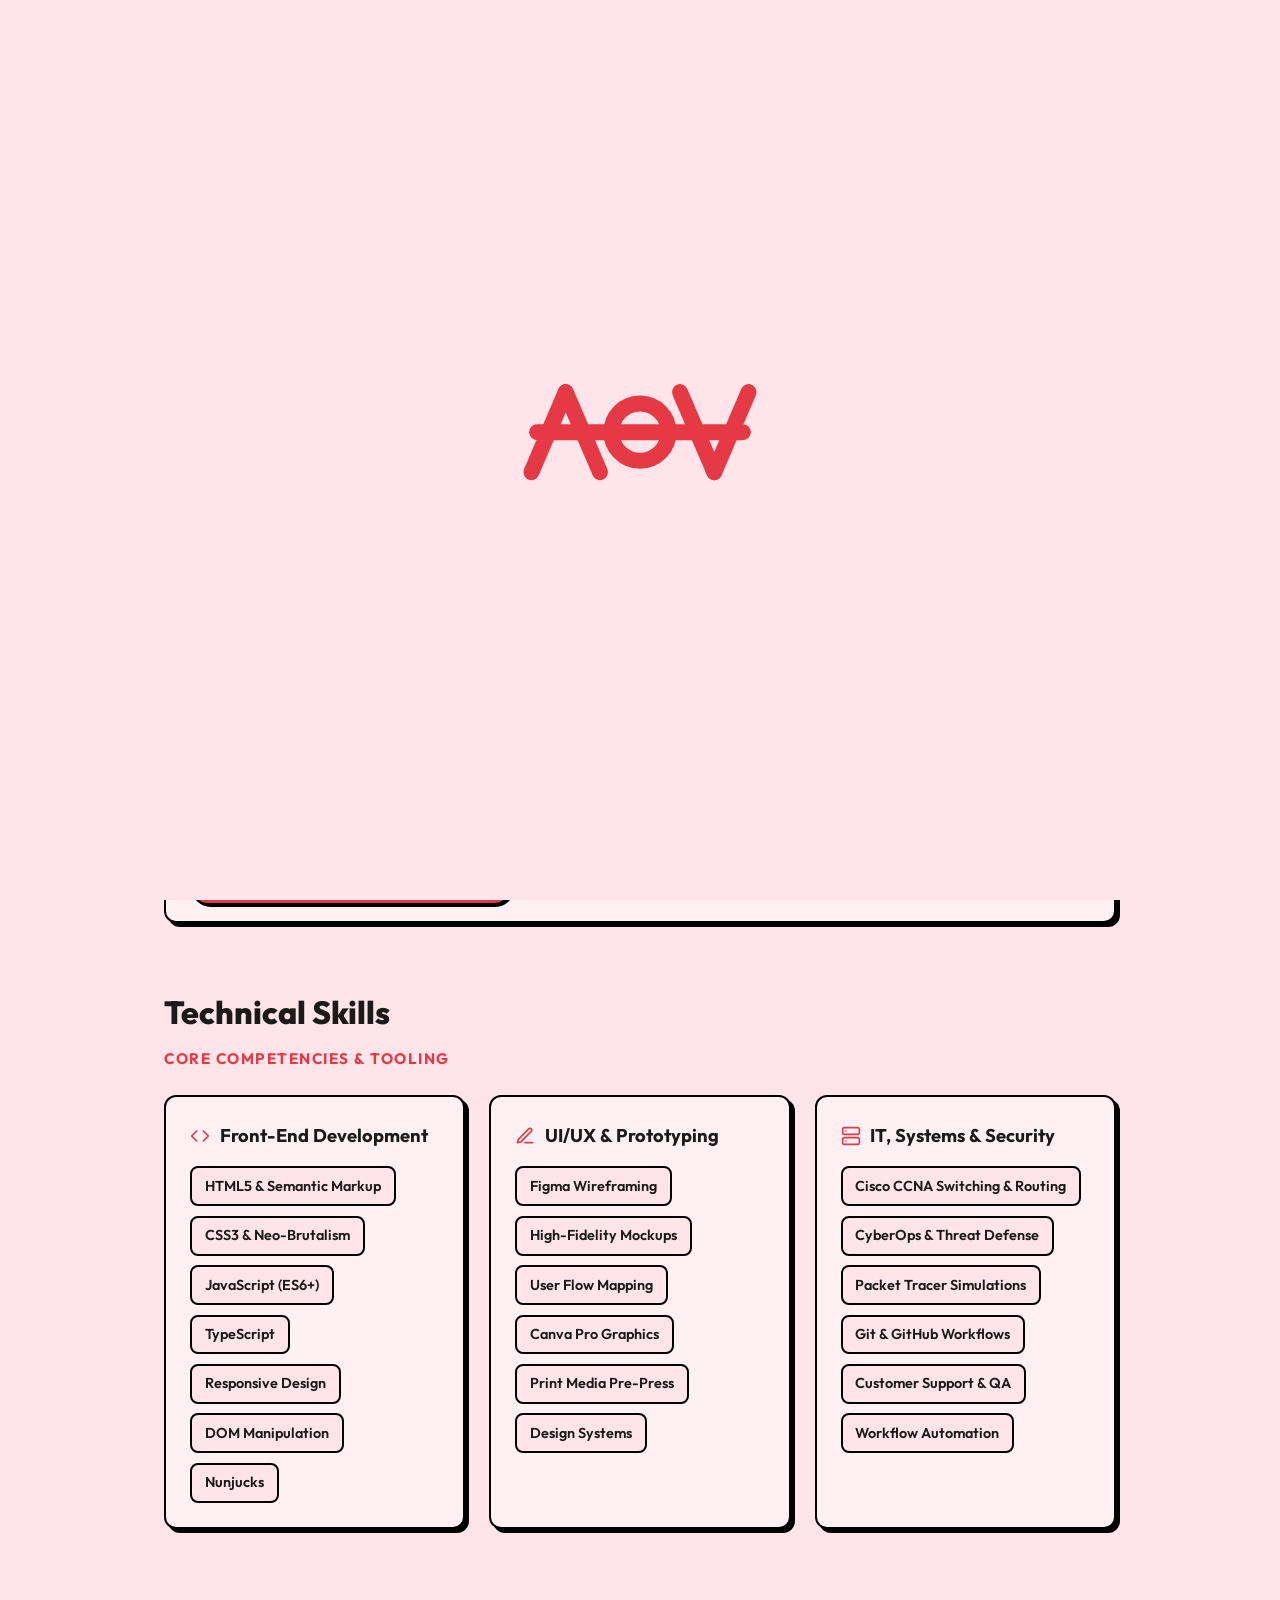
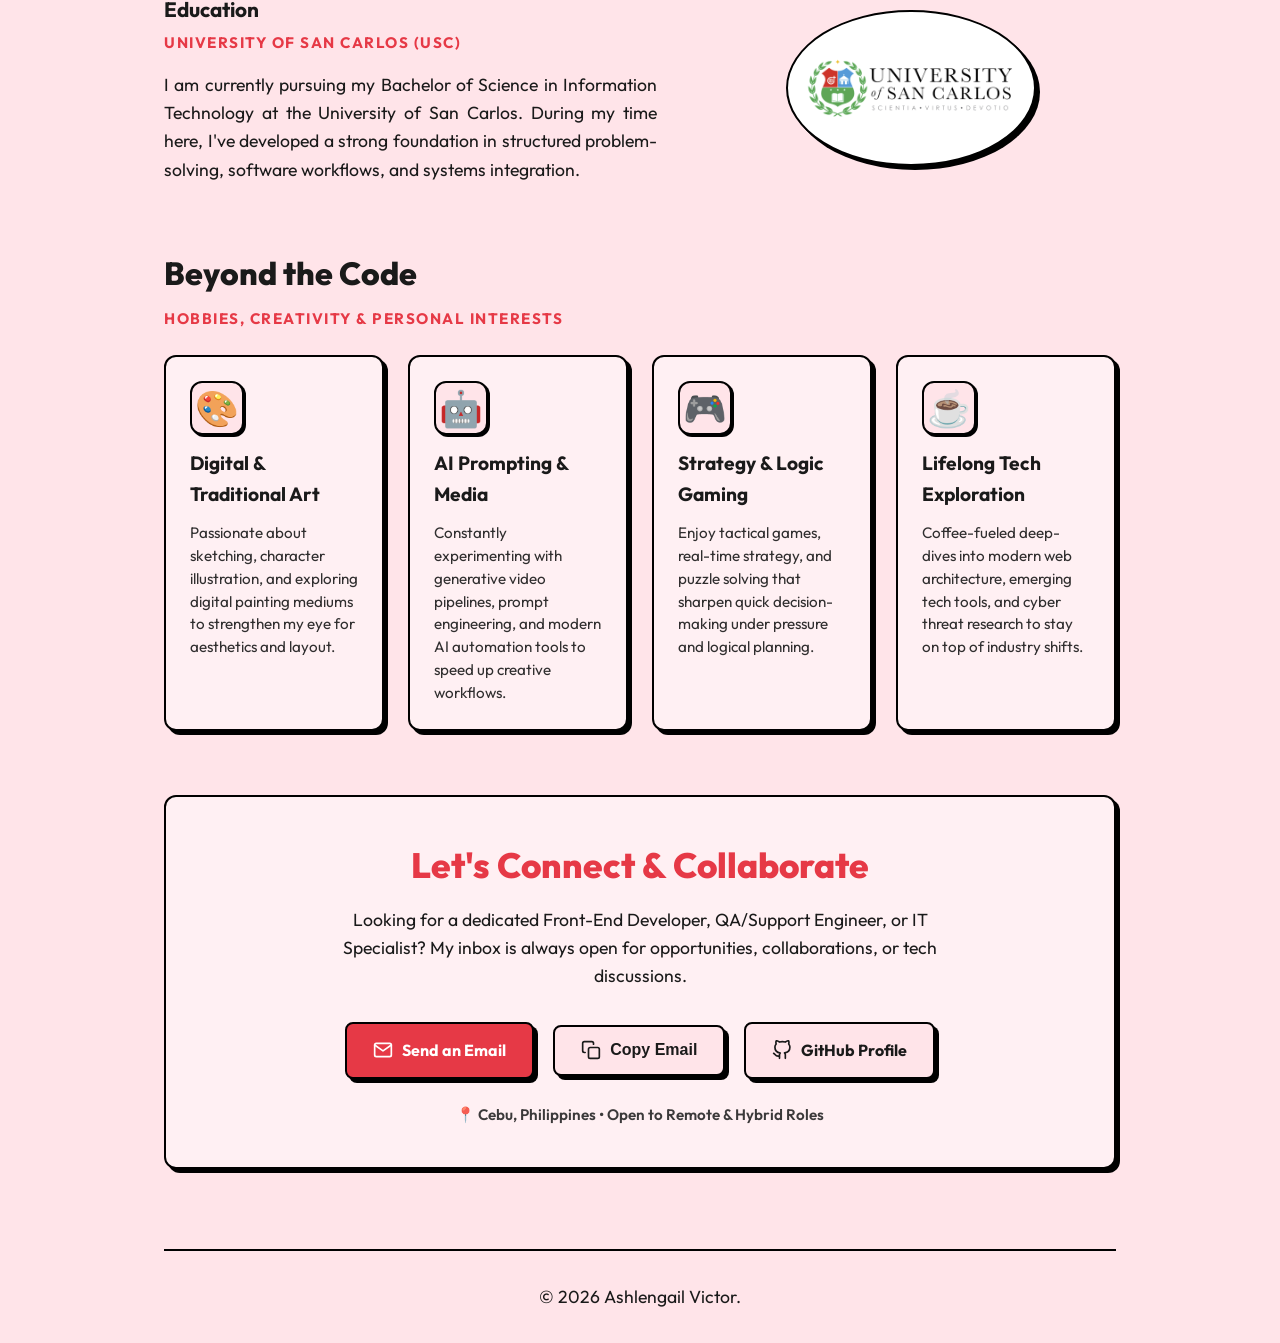
<file: index.html>
<!DOCTYPE html>
<html lang="en">
<head>
    <meta charset="UTF-8">
    <meta name="viewport" content="width=device-width, initial-scale=1.0">
    <title>Ashlengail Victor - Portfolio</title>
    <meta name="description" content="Portfolio of Ashlengail Victor, IT Professional & Front-End Developer.">
    <link rel="stylesheet" href="style.css">
    <link rel="preconnect" href="https://fonts.googleapis.com">
    <link rel="preconnect" href="https://fonts.gstatic.com" crossorigin>
    <link href="https://fonts.googleapis.com/css2?family=Outfit:wght@300;400;600;700;800&display=swap" rel="stylesheet">
    <script>
        if (localStorage.getItem('theme') === 'dark') {
            document.documentElement.setAttribute('data-theme', 'dark');
        }
    </script>
</head>
<body class="preload">
    <!-- Startup Animation Overlay -->
    <div id="startup-overlay">
        <div class="startup-logo-container">
            <div class="startup-logo-spinner" id="startup-spinner">
                <svg viewBox="0 0 210 100" xmlns="http://www.w3.org/2000/svg" class="av-svg-logo">
                    <path class="av-stroke av-leg-left" d="M 10,85 L 40,15" />
                    <path class="av-stroke av-leg-right" d="M 40,15 L 70,85" />
                    <circle class="av-stroke av-o" cx="105" cy="50" r="25" />
                    <path class="av-stroke av-v-left" d="M 140,15 L 170,85" />
                    <path class="av-stroke av-v-right" d="M 170,85 L 200,15" />
                    <path class="av-stroke av-cross" d="M 15,50 L 195,50" />
                </svg>
            </div>
        </div>
    </div>

    <!-- Sticky Header -->
    <nav class="sticky-header">
        <div class="header-left">
            <div class="header-logo" id="main-logo">
                <svg viewBox="0 0 210 100" xmlns="http://www.w3.org/2000/svg" class="av-svg-logo-static">
                    <path class="av-stroke-static" d="M 10,85 L 40,15" />
                    <path class="av-stroke-static" d="M 40,15 L 70,85" />
                    <circle class="av-stroke-static" cx="105" cy="50" r="25" />
                    <path class="av-stroke-static" d="M 140,15 L 170,85" />
                    <path class="av-stroke-static" d="M 170,85 L 200,15" />
                    <path class="av-stroke-static" d="M 15,50 L 195,50" />
                </svg>
            </div>
            <span class="header-name">Ashlengail Victor</span>
        </div>
        <div class="header-right">
            <a href="index.html" class="header-btn active" title="About Myself"><span class="nav-text">About Myself</span><svg class="nav-icon" viewBox="0 0 24 24" fill="none" stroke="currentColor" stroke-width="2" stroke-linecap="round" stroke-linejoin="round"><path d="M20 21v-2a4 4 0 0 0-4-4H8a4 4 0 0 0-4 4v2"></path><circle cx="12" cy="7" r="4"></circle></svg></a>
            <a href="experience.html" class="header-btn" title="Experiences"><span class="nav-text">Experiences</span><svg class="nav-icon" viewBox="0 0 24 24" fill="none" stroke="currentColor" stroke-width="2" stroke-linecap="round" stroke-linejoin="round"><rect x="2" y="7" width="20" height="14" rx="2" ry="2"></rect><path d="M16 21V5a2 2 0 0 0-2-2h-4a2 2 0 0 0-2 2v16"></path></svg></a>
            <a href="projects.html" class="header-btn" title="Projects"><span class="nav-text">Projects</span><svg class="nav-icon" viewBox="0 0 24 24" fill="none" stroke="currentColor" stroke-width="2" stroke-linecap="round" stroke-linejoin="round"><polyline points="16 18 22 12 16 6"></polyline><polyline points="8 6 2 12 8 18"></polyline></svg></a>
            <a href="artworks.html" class="header-btn" title="Artworks"><span class="nav-text">Artworks</span><svg class="nav-icon" viewBox="0 0 24 24" fill="none" stroke="currentColor" stroke-width="2" stroke-linecap="round" stroke-linejoin="round"><circle cx="13.5" cy="5.5" r="2.5"></circle><circle cx="17.5" cy="10.5" r="2.5"></circle><circle cx="8.5" cy="7.5" r="2.5"></circle><circle cx="6.5" cy="12.5" r="2.5"></circle><path d="M12 2C6.5 2 2 6.5 2 12s4.5 10 10 10c.926 0 1.648-.746 1.648-1.688 0-.437-.18-.835-.437-1.125-.29-.289-.438-.652-.438-1.125a1.64 1.64 0 0 1 1.668-1.668h1.996c3.051 0 5.555-2.503 5.555-5.554C21.965 6.012 17.461 2 12 2z"></path></svg></a>
            <a href="certifications.html" class="header-btn" title="Certificates"><span class="nav-text">Certificates</span><svg class="nav-icon" viewBox="0 0 24 24" fill="none" stroke="currentColor" stroke-width="2" stroke-linecap="round" stroke-linejoin="round"><circle cx="12" cy="8" r="7"></circle><polyline points="8.21 13.89 7 23 12 20 17 23 15.79 13.88"></polyline></svg></a>
            <div class="theme-toggle">
                <label class="switch" aria-label="Toggle Dark Mode">
                    <input type="checkbox" id="darkModeToggle">
                    <span class="slider round"></span>
                </label>
            </div>
        </div>
    </nav>

    <div class="container">
        <main>
            <!-- About Section -->
            <section class="section" id="about">
                <div class="project-row">
                    <div class="project-image">
                        <img src="Sources/Profile/ASH IDPIC.png" alt="Profile Picture" style="width: 100%; aspect-ratio: 1/1; border-radius: 50%; max-width: 300px; margin: 0 auto; display: block; object-fit: cover; border: 2px solid var(--border-color); box-shadow: 4px 4px 0 var(--border-color);">
                    </div>
                    <div class="project-text">
                        <h1>Ashlengail Victor</h1>
                        <h2>IT Professional & Front-End Developer</h2>
                        <div class="contact-info" style="margin-top: 1rem; display: flex; flex-direction: column; gap: 0.5rem; font-weight: 500; font-size: 1rem; color: var(--text-color);">
                            <div style="display: flex; align-items: center; gap: 0.5rem;">
                                <svg width="20" height="20" viewBox="0 0 24 24" fill="none" stroke="var(--accent-primary)" stroke-width="2" stroke-linecap="round" stroke-linejoin="round"><path d="M4 4h16c1.1 0 2 .9 2 2v12c0 1.1-.9 2-2 2H4c-1.1 0-2-.9-2-2V6c0-1.1.9-2 2-2z"></path><polyline points="22,6 12,13 2,6"></polyline></svg>
                                <span>Ashlengail.Victor25@gmail.com</span>
                            </div>
                            <div style="display: flex; align-items: center; gap: 0.5rem;">
                                <svg width="20" height="20" viewBox="0 0 24 24" fill="none" stroke="var(--accent-primary)" stroke-width="2" stroke-linecap="round" stroke-linejoin="round"><path d="M22 16.92v3a2 2 0 0 1-2.18 2 19.79 19.79 0 0 1-8.63-3.07 19.5 19.5 0 0 1-6-6 19.79 19.79 0 0 1-3.07-8.67A2 2 0 0 1 4.11 2h3a2 2 0 0 1 2 1.72 12.84 12.84 0 0 0 .7 2.81 2 2 0 0 1-.45 2.11L8.09 9.91a16 16 0 0 0 6 6l1.27-1.27a2 2 0 0 1 2.11-.45 12.84 12.84 0 0 0 2.81.7A2 2 0 0 1 22 16.92z"></path></svg>
                                <span>09926752237</span>
                            </div>
                            <div style="display: flex; align-items: center; gap: 0.5rem;">
                                <svg width="20" height="20" viewBox="0 0 24 24" fill="none" stroke="var(--accent-primary)" stroke-width="2" stroke-linecap="round" stroke-linejoin="round"><path d="M9 19c-5 1.5-5-2.5-7-3m14 6v-3.87a3.37 3.37 0 0 0-.94-2.61c3.14-.35 6.44-1.54 6.44-7A5.44 5.44 0 0 0 20 4.77 5.07 5.07 0 0 0 19.91 1S18.73.65 16 2.48a13.38 13.38 0 0 0-7 0C6.27.65 5.09 1 5.09 1A5.07 5.07 0 0 0 5 4.77a5.44 5.44 0 0 0-1.5 3.78c0 5.42 3.3 6.61 6.44 7A3.37 3.37 0 0 0 9 18.13V22"></path></svg>
                                <a href="https://github.com/AshlengailVictor" target="_blank" style="color: var(--text-color); text-decoration: none;">github.com/AshlengailVictor</a>
                            </div>
                        </div>
                        <p class="justified-text">Bachelor of Science in Information Technology student at the University of San Carlos. I am a logical, independent thinker who takes a structured approach to problem-solving and software workflows. My long-term goal is to secure a remote technology role to build financial stability and comfortably support my future family.</p>
                        
                        <div style="margin-top: 2rem; display: flex; gap: 2rem; align-items: center; flex-wrap: wrap;">
                            <a href="Sources/Profile/ASHLENGAIL_VICTOR_RESUME.pdf" target="_blank" style="background-color: var(--accent-primary); color: #fff; border: 2px solid var(--border-color); box-shadow: 4px 4px 0 var(--border-color); padding: 1rem 2rem; text-decoration: none; font-weight: bold; font-size: 1.1rem; border-radius: 8px; display: inline-flex; align-items: center; gap: 10px; transition: all 0.2s ease; cursor: pointer;" onmouseover="this.style.transform='translate(-2px, -2px)'; this.style.boxShadow='6px 6px 0 var(--border-color)';" onmouseout="this.style.transform='translate(0, 0)'; this.style.boxShadow='4px 4px 0 var(--border-color)';">
                                <svg width="24" height="24" viewBox="0 0 24 24" fill="none" stroke="currentColor" stroke-width="2" stroke-linecap="round" stroke-linejoin="round"><path d="M21 15v4a2 2 0 0 1-2 2H5a2 2 0 0 1-2-2v-4"></path><polyline points="7 10 12 15 17 10"></polyline><line x1="12" y1="15" x2="12" y2="3"></line></svg>
                                View Resume
                            </a>
                            <div style="display: flex; flex-direction: column; align-items: center; gap: 0.75rem; background: var(--bg-color); padding: 1rem; border: 2px solid var(--border-color); border-radius: 8px; box-shadow: 4px 4px 0 var(--border-color);">
                                <img src="Sources/Profile/qrcode_drive.google.com.png" alt="Google Drive QR Code" style="width: 140px; height: 140px; border-radius: 4px; object-fit: contain;">
                                <span style="font-size: 0.9rem; font-weight: 700; color: var(--text-color);">SCAN ME for Portfolio access</span>
                            </div>
                        </div>
                    </div>
                </div>

                <!-- Currently Exploring Status Banner -->
                <div class="status-banner">
                    <div class="status-indicator">
                        <span class="pulse-dot"></span>
                        <span class="status-text"><strong>Current Focus:</strong> Exploring Full-Stack Systems (React & TypeScript) & Enterprise Cybersecurity</span>
                    </div>
                    <div class="status-availability">
                        <span class="badge-role">Available for Remote / Hybrid Work</span>
                    </div>
                </div>

                <!-- Technical Skills Section -->
                <div style="margin-top: 4rem;">
                    <h3 class="page-title" style="margin-bottom: 0.5rem; text-align: left; font-size: 2rem;">Technical Skills</h3>
                    <span class="subtitle" style="margin-bottom: 1.5rem;">Core Competencies & Tooling</span>
                    <div class="skills-grid">
                        <div class="skill-category">
                            <h5>
                                <svg width="20" height="20" viewBox="0 0 24 24" fill="none" stroke="var(--accent-primary)" stroke-width="2" stroke-linecap="round" stroke-linejoin="round"><polyline points="16 18 22 12 16 6"></polyline><polyline points="8 6 2 12 8 18"></polyline></svg>
                                Front-End Development
                            </h5>
                            <div class="skill-pills">
                                <span class="skill-pill">HTML5 & Semantic Markup</span>
                                <span class="skill-pill">CSS3 & Neo-Brutalism</span>
                                <span class="skill-pill">JavaScript (ES6+)</span>
                                <span class="skill-pill">TypeScript</span>
                                <span class="skill-pill">Responsive Design</span>
                                <span class="skill-pill">DOM Manipulation</span>
                                <span class="skill-pill">Nunjucks</span>
                            </div>
                        </div>

                        <div class="skill-category">
                            <h5>
                                <svg width="20" height="20" viewBox="0 0 24 24" fill="none" stroke="var(--accent-primary)" stroke-width="2" stroke-linecap="round" stroke-linejoin="round"><path d="M12 20h9"></path><path d="M16.5 3.5a2.121 2.121 0 0 1 3 3L7 19l-4 1 1-4L16.5 3.5z"></path></svg>
                                UI/UX & Prototyping
                            </h5>
                            <div class="skill-pills">
                                <span class="skill-pill">Figma Wireframing</span>
                                <span class="skill-pill">High-Fidelity Mockups</span>
                                <span class="skill-pill">User Flow Mapping</span>
                                <span class="skill-pill">Canva Pro Graphics</span>
                                <span class="skill-pill">Print Media Pre-Press</span>
                                <span class="skill-pill">Design Systems</span>
                            </div>
                        </div>

                        <div class="skill-category">
                            <h5>
                                <svg width="20" height="20" viewBox="0 0 24 24" fill="none" stroke="var(--accent-primary)" stroke-width="2" stroke-linecap="round" stroke-linejoin="round"><rect x="2" y="2" width="20" height="8" rx="2" ry="2"></rect><rect x="2" y="14" width="20" height="8" rx="2" ry="2"></rect><line x1="6" y1="6" x2="6.01" y2="6"></line><line x1="6" y1="18" x2="6.01" y2="18"></line></svg>
                                IT, Systems & Security
                            </h5>
                            <div class="skill-pills">
                                <span class="skill-pill">Cisco CCNA Switching & Routing</span>
                                <span class="skill-pill">CyberOps & Threat Defense</span>
                                <span class="skill-pill">Packet Tracer Simulations</span>
                                <span class="skill-pill">Git & GitHub Workflows</span>
                                <span class="skill-pill">Customer Support & QA</span>
                                <span class="skill-pill">Workflow Automation</span>
                            </div>
                        </div>
                    </div>
                </div>

                <!-- Education Section (USC) -->
                <div class="project-row reverse" style="margin-top: 4rem;">
                    <div class="project-image" style="background: transparent; border: none; box-shadow: none;">
                        <img src="Sources/Profile/University-of-San-Carlos-Logo.png" alt="University of San Carlos Logo" style="width: 100%; max-width: 250px; margin: 0 auto; display: block; object-fit: contain; border-radius: 50%; border: 2px solid var(--border-color); box-shadow: 4px 4px 0 var(--border-color); background: #fff; padding: 1rem;">
                    </div>
                    <div class="project-text">
                        <h4>Education</h4>
                        <span class="subtitle">University of San Carlos (USC)</span>
                        <p class="justified-text">I am currently pursuing my Bachelor of Science in Information Technology at the University of San Carlos. During my time here, I've developed a strong foundation in structured problem-solving, software workflows, and systems integration.</p>
                    </div>
                </div>

                <!-- Hobbies & Beyond Code -->
                <div style="margin-top: 4rem;">
                    <h3 class="page-title" style="margin-bottom: 0.5rem; text-align: left; font-size: 2rem;">Beyond the Code</h3>
                    <span class="subtitle" style="margin-bottom: 1.5rem;">Hobbies, Creativity & Personal Interests</span>
                    <div class="hobbies-grid">
                        <div class="hobby-card">
                            <div class="hobby-icon">🎨</div>
                            <h5>Digital & Traditional Art</h5>
                            <p>Passionate about sketching, character illustration, and exploring digital painting mediums to strengthen my eye for aesthetics and layout.</p>
                        </div>
                        <div class="hobby-card">
                            <div class="hobby-icon">🤖</div>
                            <h5>AI Prompting & Media</h5>
                            <p>Constantly experimenting with generative video pipelines, prompt engineering, and modern AI automation tools to speed up creative workflows.</p>
                        </div>
                        <div class="hobby-card">
                            <div class="hobby-icon">🎮</div>
                            <h5>Strategy & Logic Gaming</h5>
                            <p>Enjoy tactical games, real-time strategy, and puzzle solving that sharpen quick decision-making under pressure and logical planning.</p>
                        </div>
                        <div class="hobby-card">
                            <div class="hobby-icon">☕</div>
                            <h5>Lifelong Tech Exploration</h5>
                            <p>Coffee-fueled deep-dives into modern web architecture, emerging tech tools, and cyber threat research to stay on top of industry shifts.</p>
                        </div>
                    </div>
                </div>

                <!-- Let's Connect Card -->
                <div class="connect-card">
                    <h3>Let's Connect & Collaborate</h3>
                    <p>Looking for a dedicated Front-End Developer, QA/Support Engineer, or IT Specialist? My inbox is always open for opportunities, collaborations, or tech discussions.</p>
                    <div class="connect-buttons">
                        <a href="mailto:Ashlengail.Victor25@gmail.com" class="connect-btn primary">
                            <svg width="20" height="20" viewBox="0 0 24 24" fill="none" stroke="currentColor" stroke-width="2" stroke-linecap="round" stroke-linejoin="round"><path d="M4 4h16c1.1 0 2 .9 2 2v12c0 1.1-.9 2-2 2H4c-1.1 0-2-.9-2-2V6c0-1.1.9-2 2-2z"></path><polyline points="22,6 12,13 2,6"></polyline></svg>
                            Send an Email
                        </a>
                        <button type="button" class="connect-btn" onclick="copyEmailToClipboard()">
                            <svg width="20" height="20" viewBox="0 0 24 24" fill="none" stroke="currentColor" stroke-width="2" stroke-linecap="round" stroke-linejoin="round"><rect x="9" y="9" width="13" height="13" rx="2" ry="2"></rect><path d="M5 15H4a2 2 0 0 1-2-2V4a2 2 0 0 1 2-2h9a2 2 0 0 1 2 2v1"></path></svg>
                            Copy Email
                        </button>
                        <a href="https://github.com/AshlengailVictor" target="_blank" class="connect-btn">
                            <svg width="20" height="20" viewBox="0 0 24 24" fill="none" stroke="currentColor" stroke-width="2" stroke-linecap="round" stroke-linejoin="round"><path d="M9 19c-5 1.5-5-2.5-7-3m14 6v-3.87a3.37 3.37 0 0 0-.94-2.61c3.14-.35 6.44-1.54 6.44-7A5.44 5.44 0 0 0 20 4.77 5.07 5.07 0 0 0 19.91 1S18.73.65 16 2.48a13.38 13.38 0 0 0-7 0C6.27.65 5.09 1 5.09 1A5.07 5.07 0 0 0 5 4.77a5.44 5.44 0 0 0-1.5 3.78c0 5.42 3.3 6.61 6.44 7A3.37 3.37 0 0 0 9 18.13V22"></path></svg>
                            GitHub Profile
                        </a>
                    </div>
                    <div style="margin-top: 1.5rem; font-size: 0.95rem; font-weight: 600; opacity: 0.85;">
                        📍 Cebu, Philippines • Open to Remote & Hybrid Roles
                    </div>
                </div>
            </section>


        </main>

        <footer>
            <p>&copy; 2026 Ashlengail Victor.</p>
        </footer>
    </div>
    
    <a href="#" id="backToTop" class="back-to-top" aria-label="Back to top">
        <svg width="24" height="24" viewBox="0 0 24 24" fill="none" stroke="currentColor" stroke-width="2" stroke-linecap="round" stroke-linejoin="round"><path d="M18 15l-6-6-6 6"/></svg>
    </a>
    <script src="script.js"></script>
</body>
</html>
</file>
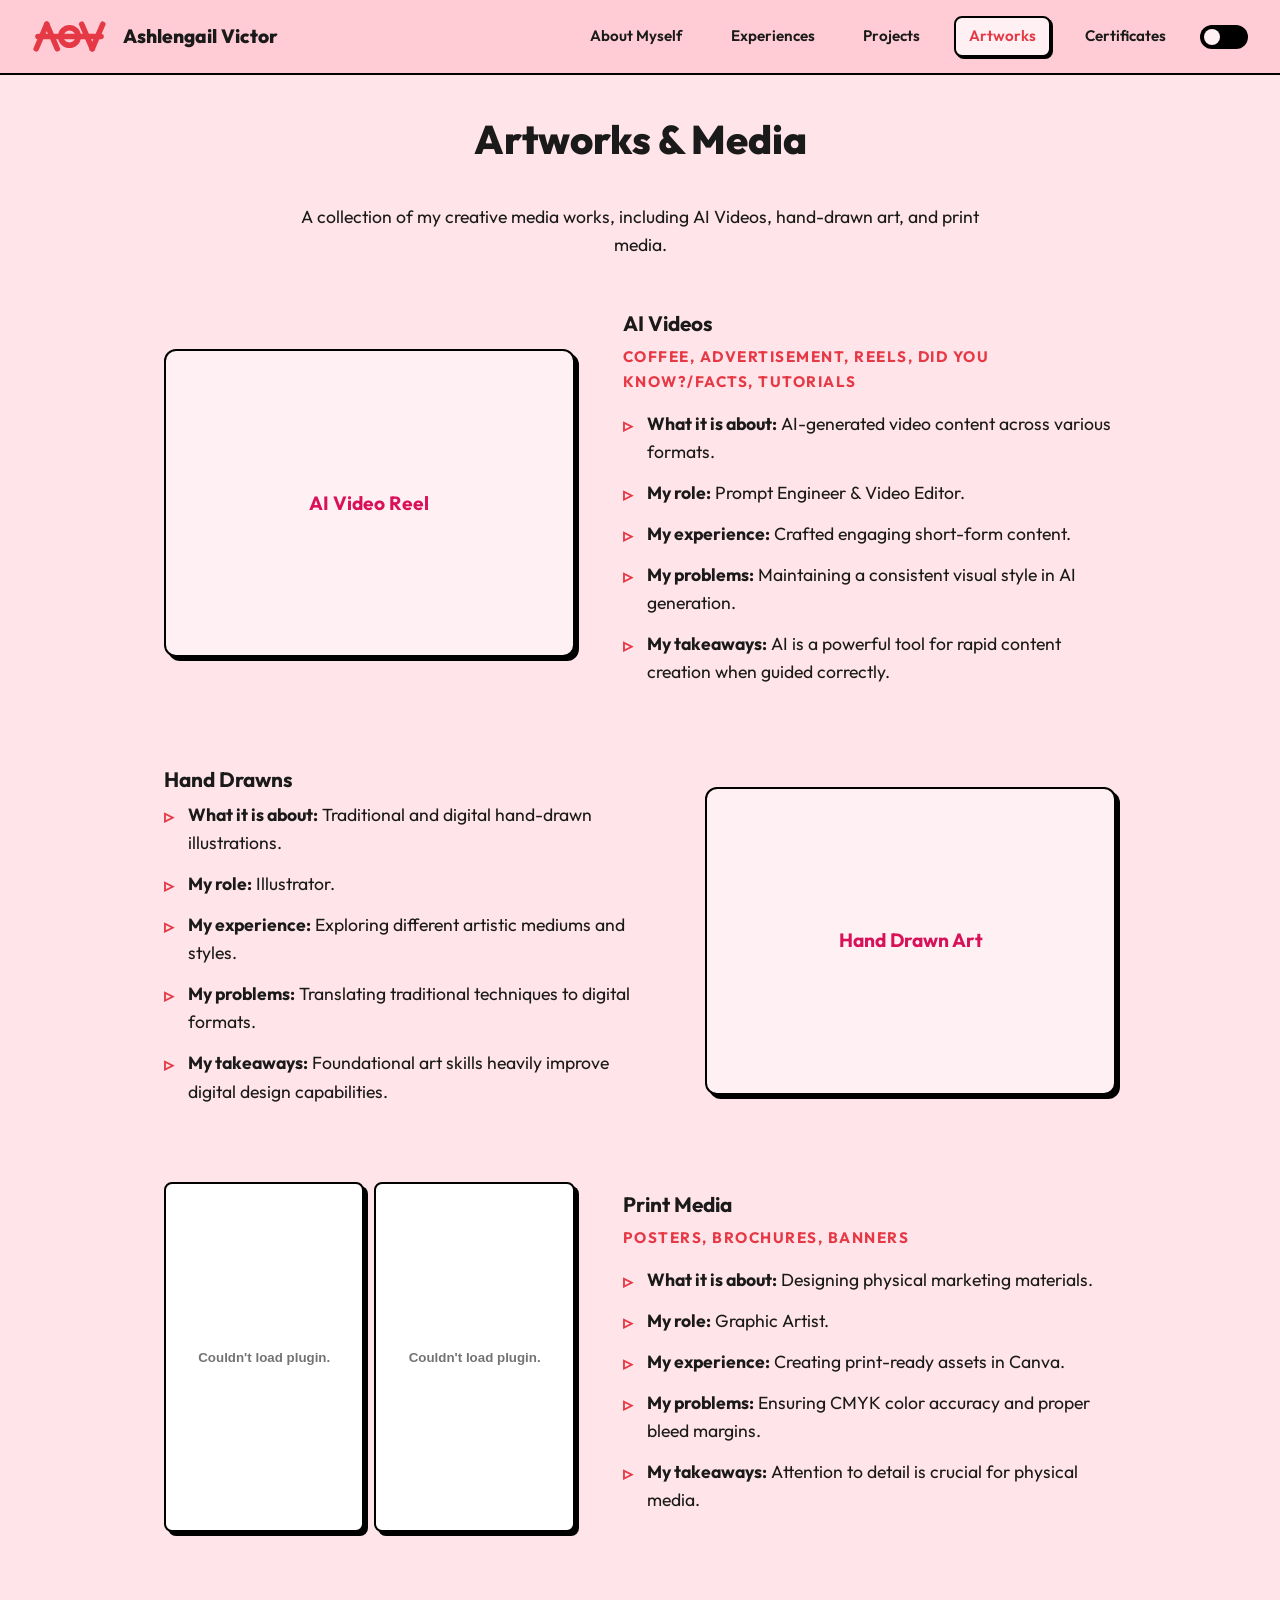
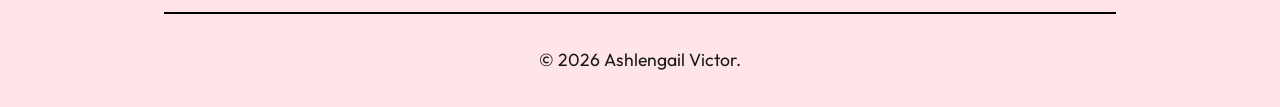
<file: artworks.html>
<!DOCTYPE html>
<html lang="en">
<head>
    <meta charset="UTF-8">
    <meta name="viewport" content="width=device-width, initial-scale=1.0">
    <title>Ashlengail Victor - Portfolio</title>
    <meta name="description" content="Portfolio of Ashlengail Victor, IT Professional & Front-End Developer.">
    <link rel="stylesheet" href="style.css">
    <link rel="preconnect" href="https://fonts.googleapis.com">
    <link rel="preconnect" href="https://fonts.gstatic.com" crossorigin>
    <link href="https://fonts.googleapis.com/css2?family=Outfit:wght@300;400;600;700;800&display=swap" rel="stylesheet">
    <script>
        if (localStorage.getItem('theme') === 'dark') {
            document.documentElement.setAttribute('data-theme', 'dark');
        }
    </script>
</head>
<body class="preload">


    <!-- Sticky Header -->
    <nav class="sticky-header">
        <div class="header-left">
            <div class="header-logo" id="main-logo">
                <svg viewBox="0 0 210 100" xmlns="http://www.w3.org/2000/svg" class="av-svg-logo-static">
                    <path class="av-stroke-static" d="M 10,85 L 40,15" />
                    <path class="av-stroke-static" d="M 40,15 L 70,85" />
                    <circle class="av-stroke-static" cx="105" cy="50" r="25" />
                    <path class="av-stroke-static" d="M 140,15 L 170,85" />
                    <path class="av-stroke-static" d="M 170,85 L 200,15" />
                    <path class="av-stroke-static" d="M 15,50 L 195,50" />
                </svg>
            </div>
            <span class="header-name">Ashlengail Victor</span>
        </div>
        <div class="header-right">
            <a href="index.html" class="header-btn" title="About Myself"><span class="nav-text">About Myself</span><svg class="nav-icon" viewBox="0 0 24 24" fill="none" stroke="currentColor" stroke-width="2" stroke-linecap="round" stroke-linejoin="round"><path d="M20 21v-2a4 4 0 0 0-4-4H8a4 4 0 0 0-4 4v2"></path><circle cx="12" cy="7" r="4"></circle></svg></a>
            <a href="experience.html" class="header-btn" title="Experiences"><span class="nav-text">Experiences</span><svg class="nav-icon" viewBox="0 0 24 24" fill="none" stroke="currentColor" stroke-width="2" stroke-linecap="round" stroke-linejoin="round"><rect x="2" y="7" width="20" height="14" rx="2" ry="2"></rect><path d="M16 21V5a2 2 0 0 0-2-2h-4a2 2 0 0 0-2 2v16"></path></svg></a>
            <a href="projects.html" class="header-btn" title="Projects"><span class="nav-text">Projects</span><svg class="nav-icon" viewBox="0 0 24 24" fill="none" stroke="currentColor" stroke-width="2" stroke-linecap="round" stroke-linejoin="round"><polyline points="16 18 22 12 16 6"></polyline><polyline points="8 6 2 12 8 18"></polyline></svg></a>
            <a href="artworks.html" class="header-btn active" title="Artworks"><span class="nav-text">Artworks</span><svg class="nav-icon" viewBox="0 0 24 24" fill="none" stroke="currentColor" stroke-width="2" stroke-linecap="round" stroke-linejoin="round"><circle cx="13.5" cy="5.5" r="2.5"></circle><circle cx="17.5" cy="10.5" r="2.5"></circle><circle cx="8.5" cy="7.5" r="2.5"></circle><circle cx="6.5" cy="12.5" r="2.5"></circle><path d="M12 2C6.5 2 2 6.5 2 12s4.5 10 10 10c.926 0 1.648-.746 1.648-1.688 0-.437-.18-.835-.437-1.125-.29-.289-.438-.652-.438-1.125a1.64 1.64 0 0 1 1.668-1.668h1.996c3.051 0 5.555-2.503 5.555-5.554C21.965 6.012 17.461 2 12 2z"></path></svg></a>
            <a href="certifications.html" class="header-btn" title="Certificates"><span class="nav-text">Certificates</span><svg class="nav-icon" viewBox="0 0 24 24" fill="none" stroke="currentColor" stroke-width="2" stroke-linecap="round" stroke-linejoin="round"><circle cx="12" cy="8" r="7"></circle><polyline points="8.21 13.89 7 23 12 20 17 23 15.79 13.88"></polyline></svg></a>
            <div class="theme-toggle">
                <label class="switch" aria-label="Toggle Dark Mode">
                    <input type="checkbox" id="darkModeToggle">
                    <span class="slider round"></span>
                </label>
            </div>
        </div>
    </nav>

    <div class="container">
        <main>


            <!-- Artworks Section -->
            <section class="section" id="artworks">
                <h3 class="page-title">Artworks & Media</h3>
                <p class="justified-text" style="text-align: center; max-width: 700px; margin: 0 auto 3rem auto;">A collection of my creative media works, including AI Videos, hand-drawn art, and print media.</p>

                <!-- AI Videos -->
                <div class="project-row">
                    <div class="project-image">
                        <div class="image-placeholder">AI Video Reel</div>
                    </div>
                    <div class="project-text">
                        <h4>AI Videos</h4>
                        <span class="subtitle">Coffee, Advertisement, Reels, Did you know?/Facts, Tutorials</span>
                        <ul class="styled-list">
                            <li><strong>What it is about:</strong> AI-generated video content across various formats.</li>
                            <li><strong>My role:</strong> Prompt Engineer & Video Editor.</li>
                            <li><strong>My experience:</strong> Crafted engaging short-form content.</li>
                            <li><strong>My problems:</strong> Maintaining a consistent visual style in AI generation.</li>
                            <li><strong>My takeaways:</strong> AI is a powerful tool for rapid content creation when guided correctly.</li>
                        </ul>
                    </div>
                </div>

                <!-- Hand Drawns -->
                <div class="project-row reverse">
                    <div class="project-image">
                        <div class="image-placeholder">Hand Drawn Art</div>
                    </div>
                    <div class="project-text">
                        <h4>Hand Drawns</h4>
                        <ul class="styled-list">
                            <li><strong>What it is about:</strong> Traditional and digital hand-drawn illustrations.</li>
                            <li><strong>My role:</strong> Illustrator.</li>
                            <li><strong>My experience:</strong> Exploring different artistic mediums and styles.</li>
                            <li><strong>My problems:</strong> Translating traditional techniques to digital formats.</li>
                            <li><strong>My takeaways:</strong> Foundational art skills heavily improve digital design capabilities.</li>
                        </ul>
                    </div>
                </div>

                <!-- Print Media -->
                <div class="project-row">
                    <div class="project-image" style="background: transparent; border: none; box-shadow: none; padding: 0; min-width: 0;">
                        <div style="display: grid; grid-template-columns: 1fr 1fr; gap: 10px; width: 100%; height: 350px;">
                            <embed src="Sources/Artworks/Print Media/DISCERO banner.pdf#toolbar=0&navpanes=0&scrollbar=0" type="application/pdf" style="width: 100%; height: 100%; border: 2px solid var(--border-color); border-radius: 8px; box-shadow: 4px 4px 0 var(--border-color); background: #fff;">
                            <embed src="Sources/Artworks/Print Media/MOCK MAGAZINE.pdf#toolbar=0&navpanes=0&scrollbar=0" type="application/pdf" style="width: 100%; height: 100%; border: 2px solid var(--border-color); border-radius: 8px; box-shadow: 4px 4px 0 var(--border-color); background: #fff;">
                        </div>
                    </div>
                    <div class="project-text">
                        <h4>Print Media</h4>
                        <span class="subtitle">Posters, Brochures, Banners</span>
                        <ul class="styled-list">
                            <li><strong>What it is about:</strong> Designing physical marketing materials.</li>
                            <li><strong>My role:</strong> Graphic Artist.</li>
                            <li><strong>My experience:</strong> Creating print-ready assets in Canva.</li>
                            <li><strong>My problems:</strong> Ensuring CMYK color accuracy and proper bleed margins.</li>
                            <li><strong>My takeaways:</strong> Attention to detail is crucial for physical media.</li>
                        </ul>
                        
                    </div>
                </div>
            </section>


        </main>

        <footer>
            <p>&copy; 2026 Ashlengail Victor.</p>
        </footer>
    </div>
    
    <a href="#" id="backToTop" class="back-to-top" aria-label="Back to top">
        <svg width="24" height="24" viewBox="0 0 24 24" fill="none" stroke="currentColor" stroke-width="2" stroke-linecap="round" stroke-linejoin="round"><path d="M18 15l-6-6-6 6"/></svg>
    </a>
    <script src="script.js"></script>
</body>
</html>
</file>
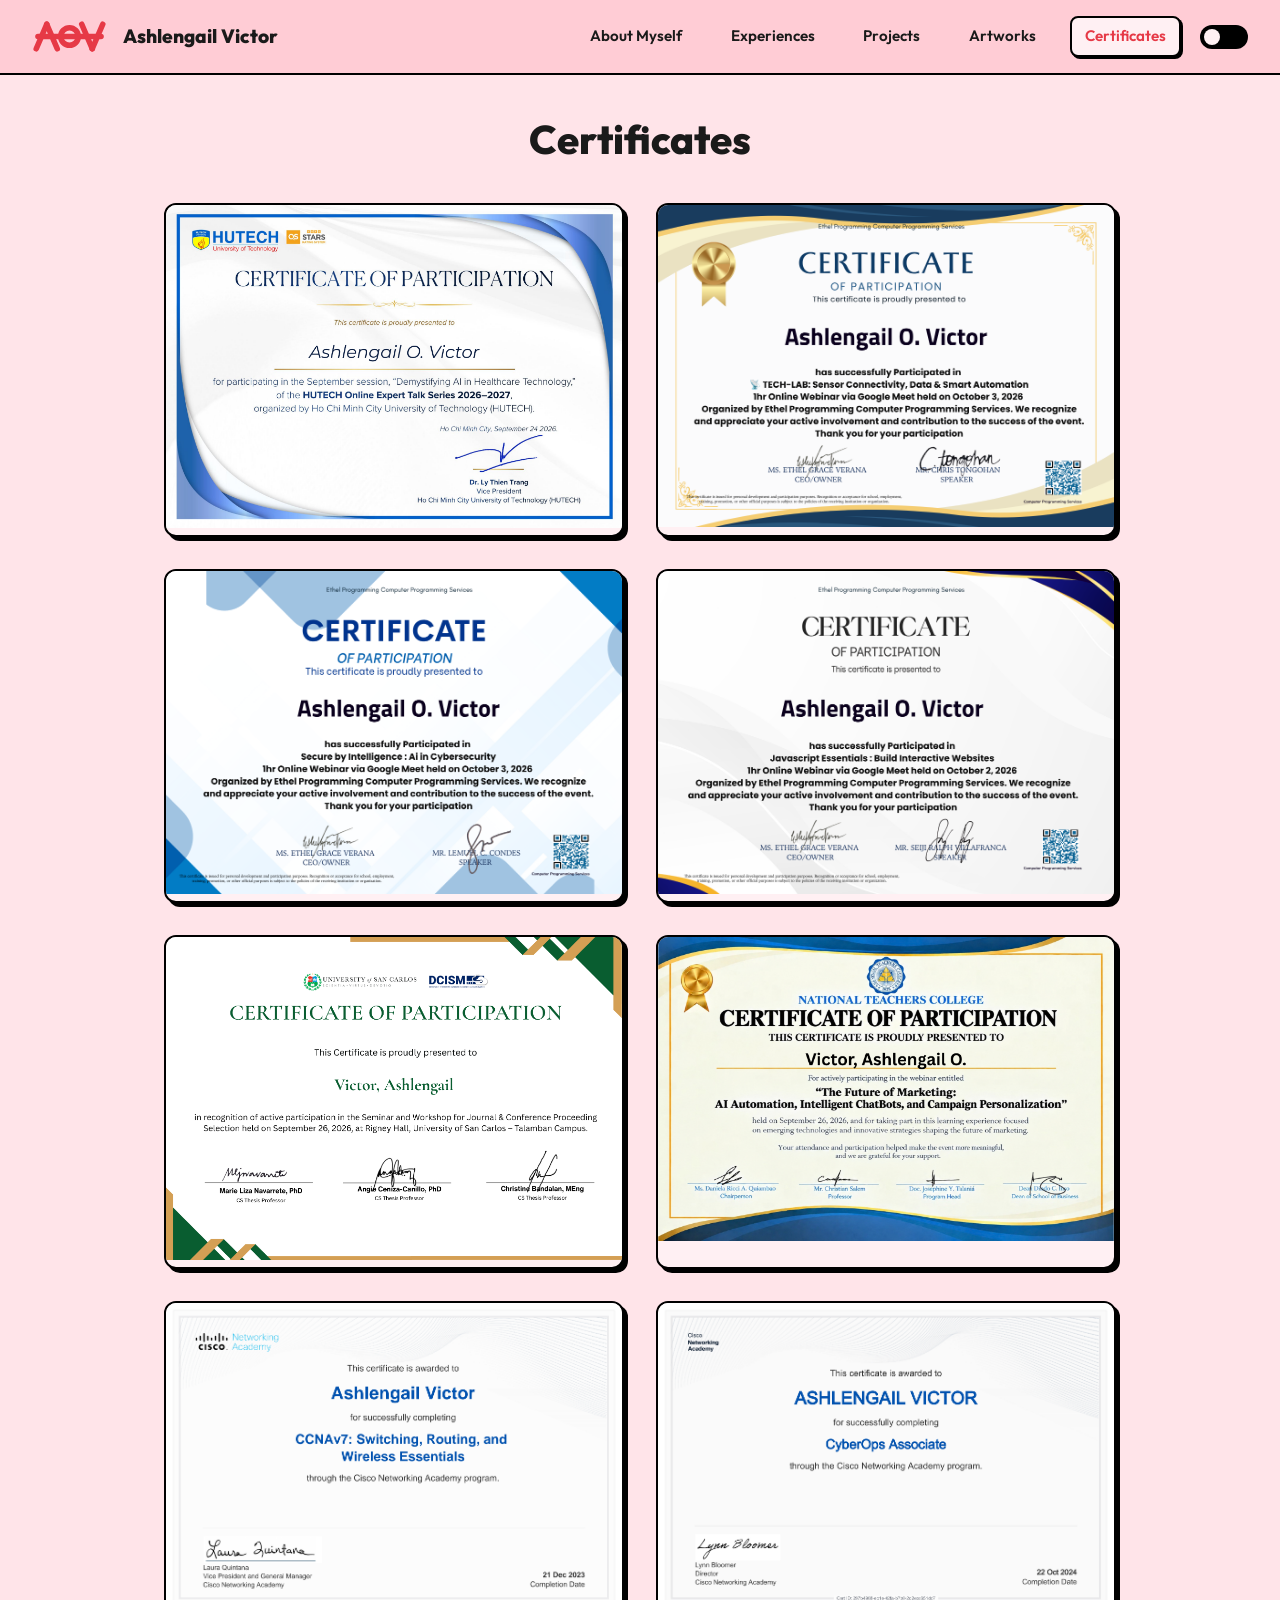
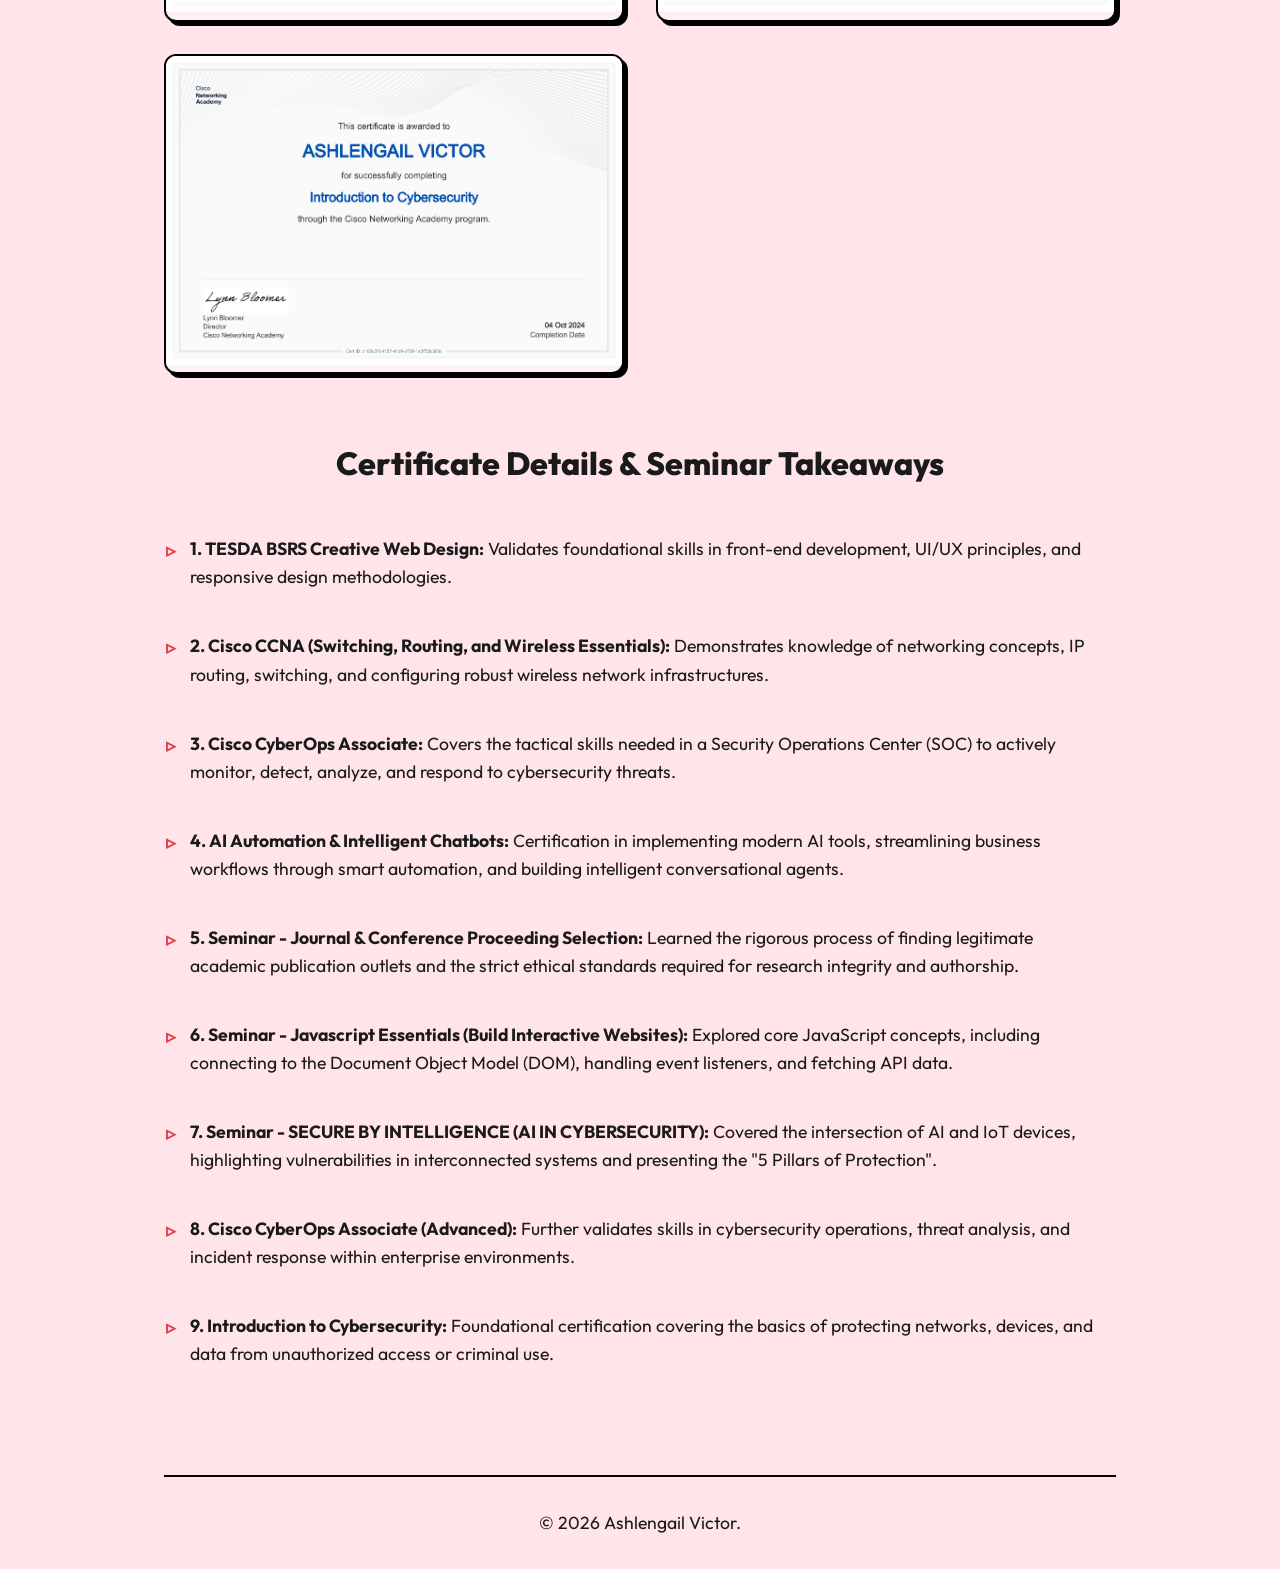
<file: certifications.html>
<!DOCTYPE html>
<html lang="en">
<head>
    <meta charset="UTF-8">
    <meta name="viewport" content="width=device-width, initial-scale=1.0">
    <title>Ashlengail Victor - Portfolio</title>
    <meta name="description" content="Portfolio of Ashlengail Victor, IT Professional & Front-End Developer.">
    <link rel="stylesheet" href="style.css">
    <link rel="preconnect" href="https://fonts.googleapis.com">
    <link rel="preconnect" href="https://fonts.gstatic.com" crossorigin>
    <link href="https://fonts.googleapis.com/css2?family=Outfit:wght@300;400;600;700;800&display=swap" rel="stylesheet">
    <style>
        html {
            scroll-behavior: smooth;
        }
        .highlight-item {
            transition: all 0.4s ease;
            padding: 0.75rem 1rem;
            border-radius: 8px;
            margin-bottom: 0.5rem;
            border: 2px solid transparent;
            scroll-margin-top: 40vh;
        }
        @keyframes fadeOutHighlight {
            0%, 70% {
                background-color: var(--card-bg);
                color: var(--text-color);
                border-left: 6px solid var(--accent-primary);
                border-top: 2px solid var(--border-color);
                border-right: 2px solid var(--border-color);
                border-bottom: 2px solid var(--border-color);
                box-shadow: 4px 4px 0 var(--shadow-color);
                transform: translateX(10px);
            }
            100% {
                background-color: transparent;
                color: var(--text-color);
                border-color: transparent;
                border-left: 2px solid transparent;
                box-shadow: none;
                transform: translateX(0);
            }
        }
        .highlight-item:target {
            animation: fadeOutHighlight 3s ease forwards;
        }
        .cert-link {
            display: block;
            width: 100%;
            height: 100%;
            cursor: pointer;
        }
    </style>
    <script>
        if (localStorage.getItem('theme') === 'dark') {
            document.documentElement.setAttribute('data-theme', 'dark');
        }
    </script>
</head>
<body class="preload">


    <!-- Sticky Header -->
    <nav class="sticky-header">
        <div class="header-left">
            <div class="header-logo" id="main-logo">
                <svg viewBox="0 0 210 100" xmlns="http://www.w3.org/2000/svg" class="av-svg-logo-static">
                    <path class="av-stroke-static" d="M 10,85 L 40,15" />
                    <path class="av-stroke-static" d="M 40,15 L 70,85" />
                    <circle class="av-stroke-static" cx="105" cy="50" r="25" />
                    <path class="av-stroke-static" d="M 140,15 L 170,85" />
                    <path class="av-stroke-static" d="M 170,85 L 200,15" />
                    <path class="av-stroke-static" d="M 15,50 L 195,50" />
                </svg>
            </div>
            <span class="header-name">Ashlengail Victor</span>
        </div>
        <div class="header-right">
            <a href="index.html" class="header-btn" title="About Myself"><span class="nav-text">About Myself</span><svg class="nav-icon" viewBox="0 0 24 24" fill="none" stroke="currentColor" stroke-width="2" stroke-linecap="round" stroke-linejoin="round"><path d="M20 21v-2a4 4 0 0 0-4-4H8a4 4 0 0 0-4 4v2"></path><circle cx="12" cy="7" r="4"></circle></svg></a>
            <a href="experience.html" class="header-btn" title="Experiences"><span class="nav-text">Experiences</span><svg class="nav-icon" viewBox="0 0 24 24" fill="none" stroke="currentColor" stroke-width="2" stroke-linecap="round" stroke-linejoin="round"><rect x="2" y="7" width="20" height="14" rx="2" ry="2"></rect><path d="M16 21V5a2 2 0 0 0-2-2h-4a2 2 0 0 0-2 2v16"></path></svg></a>
            <a href="projects.html" class="header-btn" title="Projects"><span class="nav-text">Projects</span><svg class="nav-icon" viewBox="0 0 24 24" fill="none" stroke="currentColor" stroke-width="2" stroke-linecap="round" stroke-linejoin="round"><polyline points="16 18 22 12 16 6"></polyline><polyline points="8 6 2 12 8 18"></polyline></svg></a>
            <a href="artworks.html" class="header-btn" title="Artworks"><span class="nav-text">Artworks</span><svg class="nav-icon" viewBox="0 0 24 24" fill="none" stroke="currentColor" stroke-width="2" stroke-linecap="round" stroke-linejoin="round"><circle cx="13.5" cy="5.5" r="2.5"></circle><circle cx="17.5" cy="10.5" r="2.5"></circle><circle cx="8.5" cy="7.5" r="2.5"></circle><circle cx="6.5" cy="12.5" r="2.5"></circle><path d="M12 2C6.5 2 2 6.5 2 12s4.5 10 10 10c.926 0 1.648-.746 1.648-1.688 0-.437-.18-.835-.437-1.125-.29-.289-.438-.652-.438-1.125a1.64 1.64 0 0 1 1.668-1.668h1.996c3.051 0 5.555-2.503 5.555-5.554C21.965 6.012 17.461 2 12 2z"></path></svg></a>
            <a href="certifications.html" class="header-btn active" title="Certificates"><span class="nav-text">Certificates</span><svg class="nav-icon" viewBox="0 0 24 24" fill="none" stroke="currentColor" stroke-width="2" stroke-linecap="round" stroke-linejoin="round"><circle cx="12" cy="8" r="7"></circle><polyline points="8.21 13.89 7 23 12 20 17 23 15.79 13.88"></polyline></svg></a>
            <div class="theme-toggle">
                <label class="switch" aria-label="Toggle Dark Mode">
                    <input type="checkbox" id="darkModeToggle">
                    <span class="slider round"></span>
                </label>
            </div>
        </div>
    </nav>

    <div class="container">
        <main>


            <!-- Certifications Section -->
            <section class="section" id="certifications">
                <h3 class="page-title">Certificates</h3>
                <div class="grid-2">
                    <div class="card" style="padding: 0; overflow: hidden; display: flex; align-items: center; justify-content: center;">
                        <a href="#cert-1" class="cert-link"><img src="Sources/Certificates/Certificate_Ashlengail O. Victor (1).png" alt="Certificate 1" style="width: 100%; height: auto; object-fit: contain;"></a>
                    </div>
                    <div class="card" style="padding: 0; overflow: hidden; display: flex; align-items: center; justify-content: center;">
                        <a href="#cert-2" class="cert-link"><img src="Sources/Certificates/EPCPS (13).png" alt="Certificate 2" style="width: 100%; height: auto; object-fit: contain;"></a>
                    </div>
                    <div class="card" style="padding: 0; overflow: hidden; display: flex; align-items: center; justify-content: center;">
                        <a href="#cert-3" class="cert-link"><img src="Sources/Certificates/EPCPS (15).png" alt="Certificate 3" style="width: 100%; height: auto; object-fit: contain;"></a>
                    </div>
                    <div class="card" style="padding: 0; overflow: hidden; display: flex; align-items: center; justify-content: center;">
                        <a href="#cert-4" class="cert-link"><img src="Sources/Certificates/EPCPS (48).png" alt="Certificate 4" style="width: 100%; height: auto; object-fit: contain;"></a>
                    </div>
                    <div class="card" style="padding: 0; overflow: hidden; display: flex; align-items: center; justify-content: center;">
                        <a href="#cert-5" class="cert-link"><img src="Sources/Certificates/Victor, Ashlengail.png" alt="Certificate 5" style="width: 100%; height: auto; object-fit: contain;"></a>
                    </div>
                    <div class="card" style="padding: 0; overflow: hidden; display: flex; align-items: center; justify-content: center;">
                        <a href="#cert-6" class="cert-link"><img src="Sources/Certificates/Victor.png" alt="Certificate 6" style="width: 100%; height: auto; object-fit: contain;"></a>
                    </div>
                    <div class="card" style="padding: 0; overflow: hidden; display: flex; align-items: center; justify-content: center;">
                        <a href="#cert-7" class="cert-link"><img src="Sources/Certificates/Ashlengail-Victorashly-victor-gmail-com-503b7f41-6c57-4376-a026-6b9246fdc422.png" alt="Certificate 7" style="width: 100%; height: auto; object-fit: contain;"></a>
                    </div>
                    <div class="card" style="padding: 0; overflow: hidden; display: flex; align-items: center; justify-content: center;">
                        <a href="#cert-8" class="cert-link"><img src="Sources/Certificates/CyberOps_Associate_certificate_ashly-victor-gmail-com_297b4968-ec1e-42fa-b7b0-2d2ecc651dc7.png" alt="Certificate 8" style="width: 100%; height: auto; object-fit: contain;"></a>
                    </div>
                    <div class="card" style="padding: 0; overflow: hidden; display: flex; align-items: center; justify-content: center;">
                        <a href="#cert-9" class="cert-link"><img src="Sources/Certificates/Introduction_to_Cybersecurity_certificate_ashly-victor-gmail-com_d185c07d-f157-41c9-b729-1a3ff32c506c.png" alt="Certificate 9" style="width: 100%; height: auto; object-fit: contain;"></a>
                    </div>
                </div>

                <h3 class="page-title" style="margin-top: 4rem; font-size: 2rem;">Certificate Details & Seminar Takeaways</h3>
                <div class="project-row" style="margin-top: 2rem;">
                    <div class="project-text" style="width: 100%;">
                        <ul class="styled-list" style="list-style: none; padding: 0;">
                            <li id="cert-1" class="highlight-item"><strong>1. TESDA BSRS Creative Web Design:</strong> Validates foundational skills in front-end development, UI/UX principles, and responsive design methodologies.</li>
                            <li id="cert-2" class="highlight-item"><strong>2. Cisco CCNA (Switching, Routing, and Wireless Essentials):</strong> Demonstrates knowledge of networking concepts, IP routing, switching, and configuring robust wireless network infrastructures.</li>
                            <li id="cert-3" class="highlight-item"><strong>3. Cisco CyberOps Associate:</strong> Covers the tactical skills needed in a Security Operations Center (SOC) to actively monitor, detect, analyze, and respond to cybersecurity threats.</li>
                            <li id="cert-4" class="highlight-item"><strong>4. AI Automation & Intelligent Chatbots:</strong> Certification in implementing modern AI tools, streamlining business workflows through smart automation, and building intelligent conversational agents.</li>
                            <li id="cert-5" class="highlight-item"><strong>5. Seminar - Journal & Conference Proceeding Selection:</strong> Learned the rigorous process of finding legitimate academic publication outlets and the strict ethical standards required for research integrity and authorship.</li>
                            <li id="cert-6" class="highlight-item"><strong>6. Seminar - Javascript Essentials (Build Interactive Websites):</strong> Explored core JavaScript concepts, including connecting to the Document Object Model (DOM), handling event listeners, and fetching API data.</li>
                            <li id="cert-7" class="highlight-item"><strong>7. Seminar - SECURE BY INTELLIGENCE (AI IN CYBERSECURITY):</strong> Covered the intersection of AI and IoT devices, highlighting vulnerabilities in interconnected systems and presenting the "5 Pillars of Protection".</li>
                            <li id="cert-8" class="highlight-item"><strong>8. Cisco CyberOps Associate (Advanced):</strong> Further validates skills in cybersecurity operations, threat analysis, and incident response within enterprise environments.</li>
                            <li id="cert-9" class="highlight-item"><strong>9. Introduction to Cybersecurity:</strong> Foundational certification covering the basics of protecting networks, devices, and data from unauthorized access or criminal use.</li>
                        </ul>
                    </div>
                </div>
            </section>
        </main>

        <footer>
            <p>&copy; 2026 Ashlengail Victor.</p>
        </footer>
    </div>
    
    <a href="#" id="backToTop" class="back-to-top" aria-label="Back to top">
        <svg width="24" height="24" viewBox="0 0 24 24" fill="none" stroke="currentColor" stroke-width="2" stroke-linecap="round" stroke-linejoin="round"><path d="M18 15l-6-6-6 6"/></svg>
    </a>
    <script src="script.js"></script>
</body>
</html>
</file>
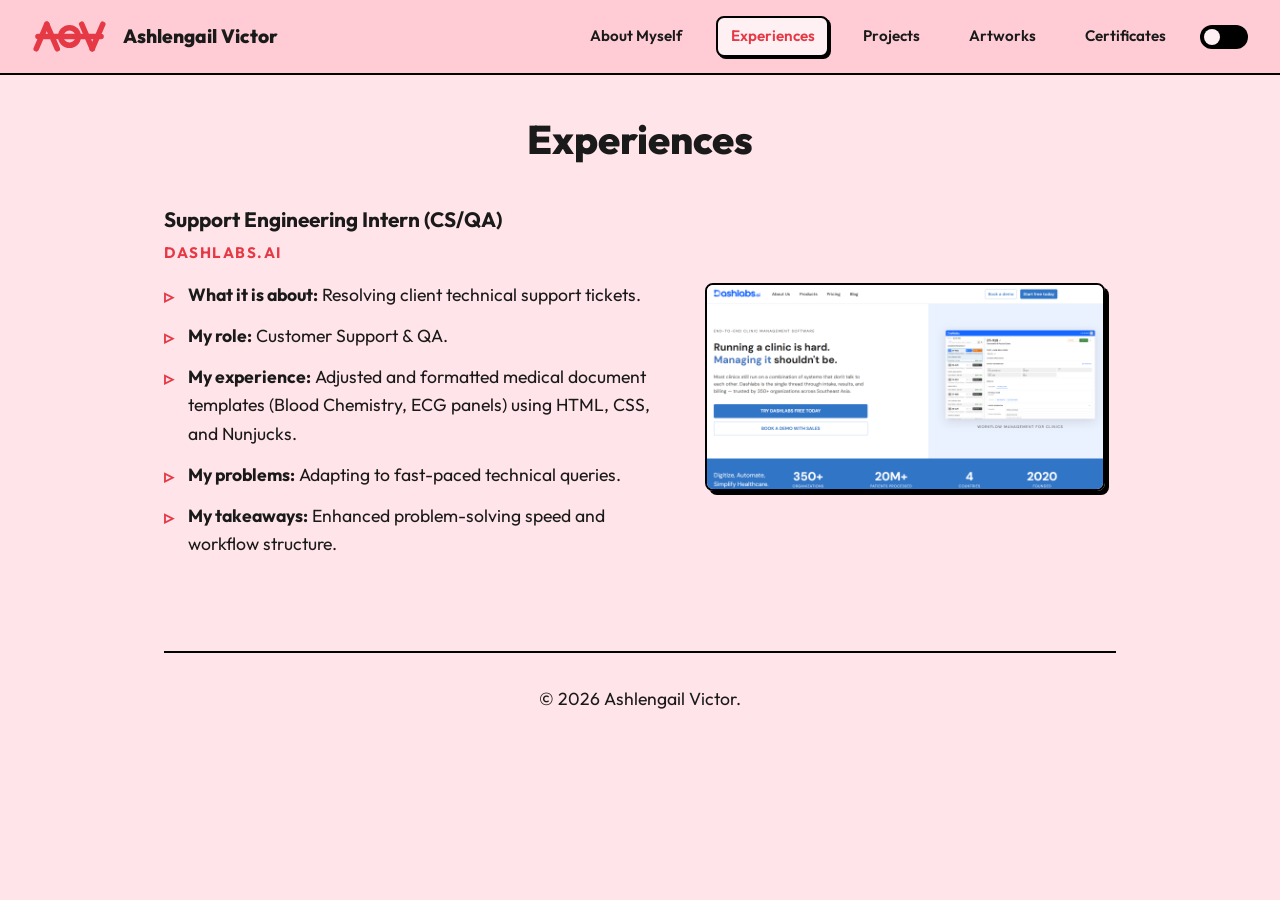
<file: experience.html>
<!DOCTYPE html>
<html lang="en">
<head>
    <meta charset="UTF-8">
    <meta name="viewport" content="width=device-width, initial-scale=1.0">
    <title>Ashlengail Victor - Portfolio</title>
    <meta name="description" content="Portfolio of Ashlengail Victor, IT Professional & Front-End Developer.">
    <link rel="stylesheet" href="style.css">
    <link rel="preconnect" href="https://fonts.googleapis.com">
    <link rel="preconnect" href="https://fonts.gstatic.com" crossorigin>
    <link href="https://fonts.googleapis.com/css2?family=Outfit:wght@300;400;600;700;800&display=swap" rel="stylesheet">
    <script>
        if (localStorage.getItem('theme') === 'dark') {
            document.documentElement.setAttribute('data-theme', 'dark');
        }
    </script>
</head>
<body class="preload">


    <!-- Sticky Header -->
    <nav class="sticky-header">
        <div class="header-left">
            <div class="header-logo" id="main-logo">
                <svg viewBox="0 0 210 100" xmlns="http://www.w3.org/2000/svg" class="av-svg-logo-static">
                    <path class="av-stroke-static" d="M 10,85 L 40,15" />
                    <path class="av-stroke-static" d="M 40,15 L 70,85" />
                    <circle class="av-stroke-static" cx="105" cy="50" r="25" />
                    <path class="av-stroke-static" d="M 140,15 L 170,85" />
                    <path class="av-stroke-static" d="M 170,85 L 200,15" />
                    <path class="av-stroke-static" d="M 15,50 L 195,50" />
                </svg>
            </div>
            <span class="header-name">Ashlengail Victor</span>
        </div>
        <div class="header-right">
            <a href="index.html" class="header-btn" title="About Myself"><span class="nav-text">About Myself</span><svg class="nav-icon" viewBox="0 0 24 24" fill="none" stroke="currentColor" stroke-width="2" stroke-linecap="round" stroke-linejoin="round"><path d="M20 21v-2a4 4 0 0 0-4-4H8a4 4 0 0 0-4 4v2"></path><circle cx="12" cy="7" r="4"></circle></svg></a>
            <a href="experience.html" class="header-btn active" title="Experiences"><span class="nav-text">Experiences</span><svg class="nav-icon" viewBox="0 0 24 24" fill="none" stroke="currentColor" stroke-width="2" stroke-linecap="round" stroke-linejoin="round"><rect x="2" y="7" width="20" height="14" rx="2" ry="2"></rect><path d="M16 21V5a2 2 0 0 0-2-2h-4a2 2 0 0 0-2 2v16"></path></svg></a>
            <a href="projects.html" class="header-btn" title="Projects"><span class="nav-text">Projects</span><svg class="nav-icon" viewBox="0 0 24 24" fill="none" stroke="currentColor" stroke-width="2" stroke-linecap="round" stroke-linejoin="round"><polyline points="16 18 22 12 16 6"></polyline><polyline points="8 6 2 12 8 18"></polyline></svg></a>
            <a href="artworks.html" class="header-btn" title="Artworks"><span class="nav-text">Artworks</span><svg class="nav-icon" viewBox="0 0 24 24" fill="none" stroke="currentColor" stroke-width="2" stroke-linecap="round" stroke-linejoin="round"><circle cx="13.5" cy="5.5" r="2.5"></circle><circle cx="17.5" cy="10.5" r="2.5"></circle><circle cx="8.5" cy="7.5" r="2.5"></circle><circle cx="6.5" cy="12.5" r="2.5"></circle><path d="M12 2C6.5 2 2 6.5 2 12s4.5 10 10 10c.926 0 1.648-.746 1.648-1.688 0-.437-.18-.835-.437-1.125-.29-.289-.438-.652-.438-1.125a1.64 1.64 0 0 1 1.668-1.668h1.996c3.051 0 5.555-2.503 5.555-5.554C21.965 6.012 17.461 2 12 2z"></path></svg></a>
            <a href="certifications.html" class="header-btn" title="Certificates"><span class="nav-text">Certificates</span><svg class="nav-icon" viewBox="0 0 24 24" fill="none" stroke="currentColor" stroke-width="2" stroke-linecap="round" stroke-linejoin="round"><circle cx="12" cy="8" r="7"></circle><polyline points="8.21 13.89 7 23 12 20 17 23 15.79 13.88"></polyline></svg></a>
            <div class="theme-toggle">
                <label class="switch" aria-label="Toggle Dark Mode">
                    <input type="checkbox" id="darkModeToggle">
                    <span class="slider round"></span>
                </label>
            </div>
        </div>
    </nav>

    <div class="container">
        <main>


            <!-- Experiences Section -->
            <section class="section" id="experience">
                <h3 class="page-title">Experiences</h3>
                <div class="project-row reverse">
                    <div class="project-image" style="background: transparent; border: none; box-shadow: none; padding: 0;">
                        <img src="Sources/Profile/Dashlabs.png" alt="Dashlabs Cover" style="width: 100%; max-width: 400px; display: block; border: 2px solid var(--border-color); box-shadow: 4px 4px 0 var(--border-color); border-radius: 8px;">
                    </div>
                    <div class="project-text">
                        <h4>Support Engineering Intern (CS/QA)</h4>
                        <span class="subtitle">Dashlabs.ai</span>
                        <ul class="styled-list">
                            <li><strong>What it is about:</strong> Resolving client technical support tickets.</li>
                            <li><strong>My role:</strong> Customer Support & QA.</li>
                            <li><strong>My experience:</strong> Adjusted and formatted medical document templates (Blood Chemistry, ECG panels) using HTML, CSS, and Nunjucks.</li>
                            <li><strong>My problems:</strong> Adapting to fast-paced technical queries.</li>
                            <li><strong>My takeaways:</strong> Enhanced problem-solving speed and workflow structure.</li>
                        </ul>
                    </div>
                </div>
            </section>


        </main>

        <footer>
            <p>&copy; 2026 Ashlengail Victor.</p>
        </footer>
    </div>
    
    <a href="#" id="backToTop" class="back-to-top" aria-label="Back to top">
        <svg width="24" height="24" viewBox="0 0 24 24" fill="none" stroke="currentColor" stroke-width="2" stroke-linecap="round" stroke-linejoin="round"><path d="M18 15l-6-6-6 6"/></svg>
    </a>
    <script src="script.js"></script>
</body>
</html>
</file>
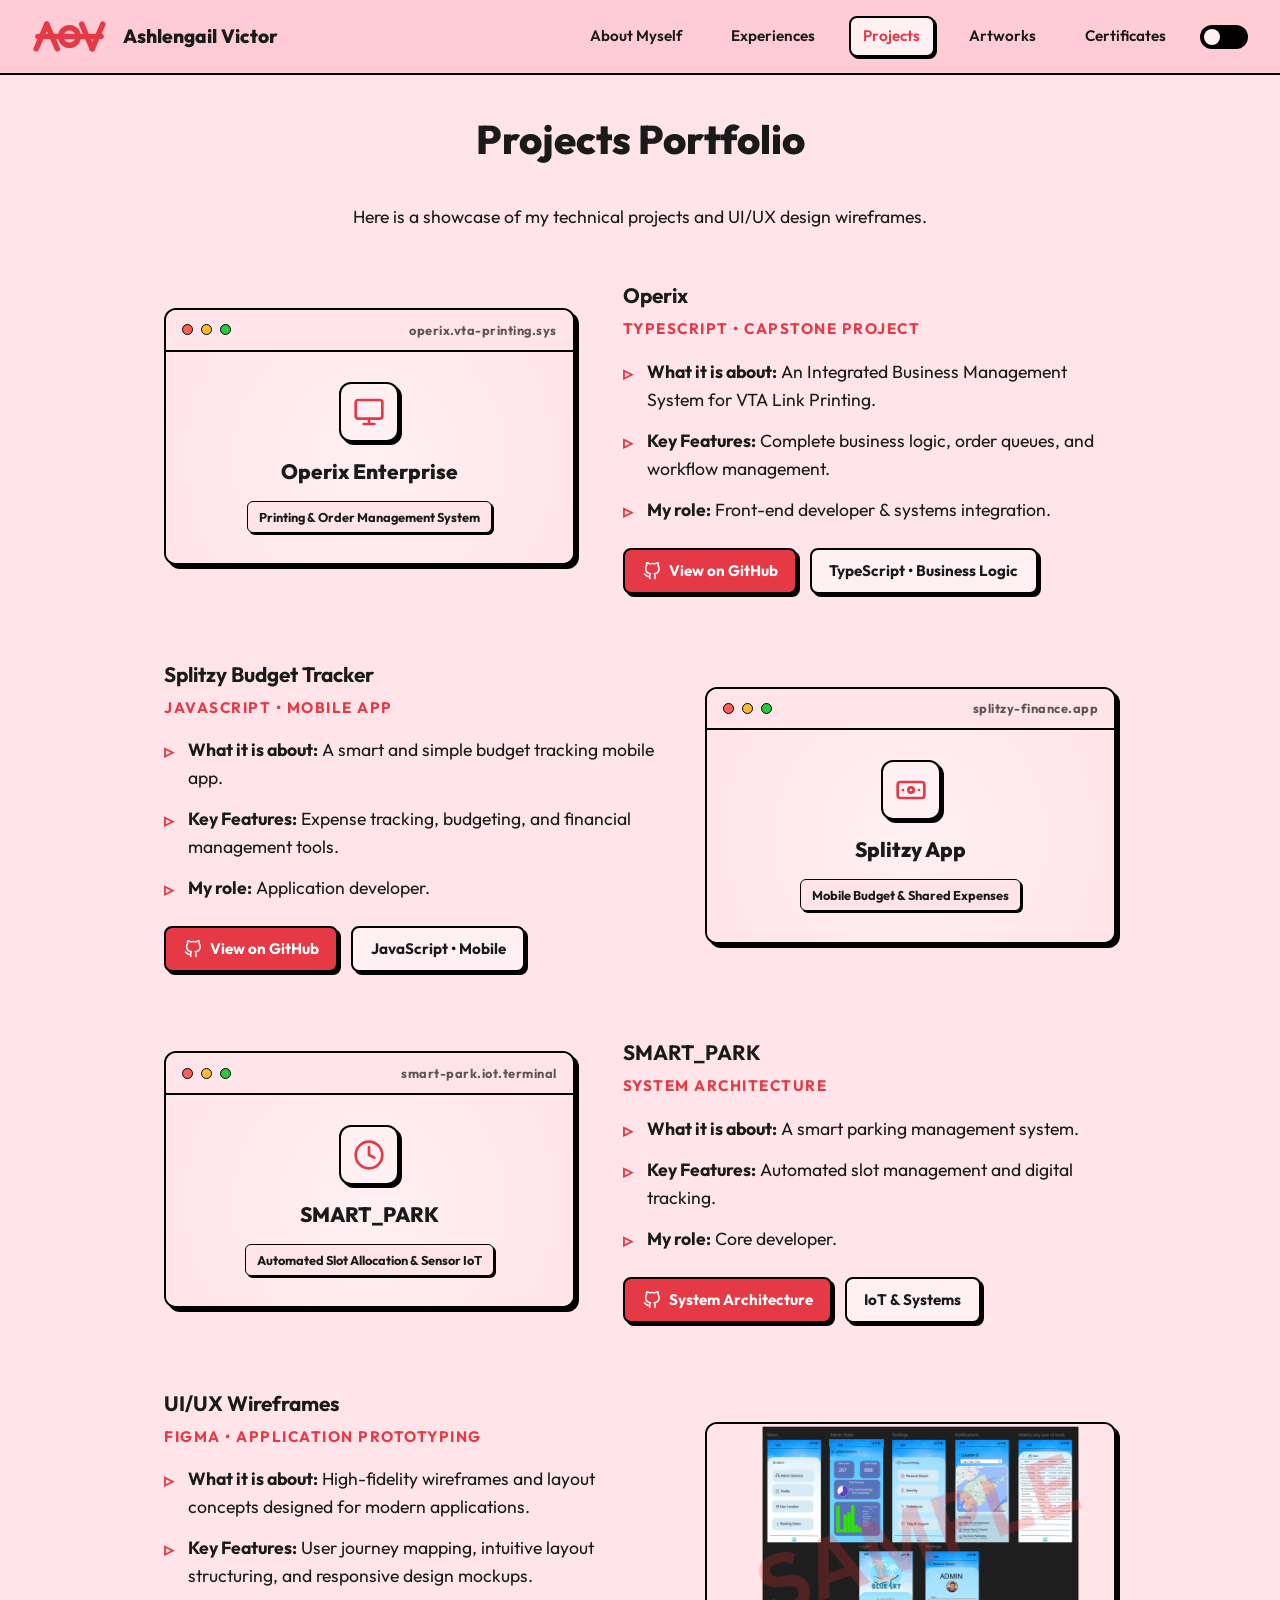
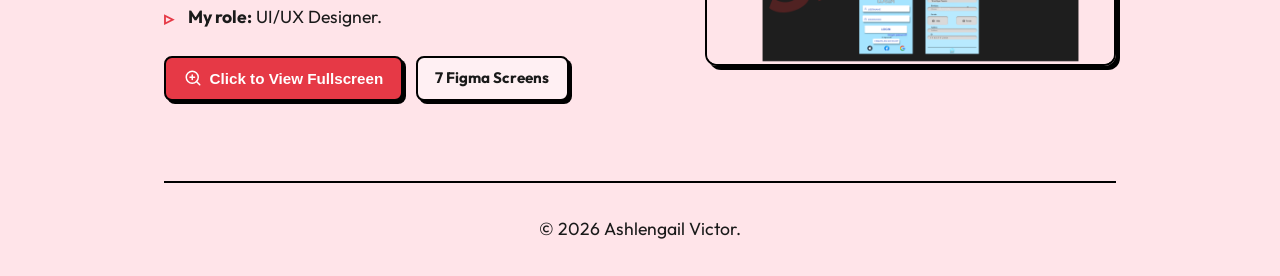
<file: projects.html>
<!DOCTYPE html>
<html lang="en">
<head>
    <meta charset="UTF-8">
    <meta name="viewport" content="width=device-width, initial-scale=1.0">
    <title>Ashlengail Victor - Portfolio</title>
    <meta name="description" content="Portfolio of Ashlengail Victor, IT Professional & Front-End Developer.">
    <link rel="stylesheet" href="style.css">
    <link rel="preconnect" href="https://fonts.googleapis.com">
    <link rel="preconnect" href="https://fonts.gstatic.com" crossorigin>
    <link href="https://fonts.googleapis.com/css2?family=Outfit:wght@300;400;600;700;800&display=swap" rel="stylesheet">
    <script>
        if (localStorage.getItem('theme') === 'dark') {
            document.documentElement.setAttribute('data-theme', 'dark');
        }
    </script>
</head>
<body class="preload">


    <!-- Sticky Header -->
    <nav class="sticky-header">
        <div class="header-left">
            <div class="header-logo" id="main-logo">
                <svg viewBox="0 0 210 100" xmlns="http://www.w3.org/2000/svg" class="av-svg-logo-static">
                    <path class="av-stroke-static" d="M 10,85 L 40,15" />
                    <path class="av-stroke-static" d="M 40,15 L 70,85" />
                    <circle class="av-stroke-static" cx="105" cy="50" r="25" />
                    <path class="av-stroke-static" d="M 140,15 L 170,85" />
                    <path class="av-stroke-static" d="M 170,85 L 200,15" />
                    <path class="av-stroke-static" d="M 15,50 L 195,50" />
                </svg>
            </div>
            <span class="header-name">Ashlengail Victor</span>
        </div>
        <div class="header-right">
            <a href="index.html" class="header-btn" title="About Myself"><span class="nav-text">About Myself</span><svg class="nav-icon" viewBox="0 0 24 24" fill="none" stroke="currentColor" stroke-width="2" stroke-linecap="round" stroke-linejoin="round"><path d="M20 21v-2a4 4 0 0 0-4-4H8a4 4 0 0 0-4 4v2"></path><circle cx="12" cy="7" r="4"></circle></svg></a>
            <a href="experience.html" class="header-btn" title="Experiences"><span class="nav-text">Experiences</span><svg class="nav-icon" viewBox="0 0 24 24" fill="none" stroke="currentColor" stroke-width="2" stroke-linecap="round" stroke-linejoin="round"><rect x="2" y="7" width="20" height="14" rx="2" ry="2"></rect><path d="M16 21V5a2 2 0 0 0-2-2h-4a2 2 0 0 0-2 2v16"></path></svg></a>
            <a href="projects.html" class="header-btn active" title="Projects"><span class="nav-text">Projects</span><svg class="nav-icon" viewBox="0 0 24 24" fill="none" stroke="currentColor" stroke-width="2" stroke-linecap="round" stroke-linejoin="round"><polyline points="16 18 22 12 16 6"></polyline><polyline points="8 6 2 12 8 18"></polyline></svg></a>
            <a href="artworks.html" class="header-btn" title="Artworks"><span class="nav-text">Artworks</span><svg class="nav-icon" viewBox="0 0 24 24" fill="none" stroke="currentColor" stroke-width="2" stroke-linecap="round" stroke-linejoin="round"><circle cx="13.5" cy="5.5" r="2.5"></circle><circle cx="17.5" cy="10.5" r="2.5"></circle><circle cx="8.5" cy="7.5" r="2.5"></circle><circle cx="6.5" cy="12.5" r="2.5"></circle><path d="M12 2C6.5 2 2 6.5 2 12s4.5 10 10 10c.926 0 1.648-.746 1.648-1.688 0-.437-.18-.835-.437-1.125-.29-.289-.438-.652-.438-1.125a1.64 1.64 0 0 1 1.668-1.668h1.996c3.051 0 5.555-2.503 5.555-5.554C21.965 6.012 17.461 2 12 2z"></path></svg></a>
            <a href="certifications.html" class="header-btn" title="Certificates"><span class="nav-text">Certificates</span><svg class="nav-icon" viewBox="0 0 24 24" fill="none" stroke="currentColor" stroke-width="2" stroke-linecap="round" stroke-linejoin="round"><circle cx="12" cy="8" r="7"></circle><polyline points="8.21 13.89 7 23 12 20 17 23 15.79 13.88"></polyline></svg></a>
            <div class="theme-toggle">
                <label class="switch" aria-label="Toggle Dark Mode">
                    <input type="checkbox" id="darkModeToggle">
                    <span class="slider round"></span>
                </label>
            </div>
        </div>
    </nav>

    <div class="container">
        <main>


            <!-- Projects Section -->
            <section class="section" id="projects">
                <h3 class="page-title">Projects Portfolio</h3>
                <p class="justified-text" style="text-align: center; max-width: 700px; margin: 0 auto 3rem auto;">Here is a showcase of my technical projects and UI/UX design wireframes.</p>
                

                
                <!-- Operix -->
                <div class="project-row">
                    <div class="project-image" style="background: transparent; border: none; box-shadow: none; padding: 0; min-width: 0;">
                        <div class="project-mockup">
                            <div class="mockup-bar">
                                <span class="window-dot red"></span>
                                <span class="window-dot yellow"></span>
                                <span class="window-dot green"></span>
                                <span class="mockup-title">operix.vta-printing.sys</span>
                            </div>
                            <div class="mockup-body">
                                <div class="mockup-icon">
                                    <svg viewBox="0 0 24 24" fill="none" stroke="currentColor" stroke-width="2" stroke-linecap="round" stroke-linejoin="round"><rect x="2" y="3" width="20" height="14" rx="2" ry="2"></rect><line x1="8" y1="21" x2="16" y2="21"></line><line x1="12" y1="17" x2="12" y2="21"></line></svg>
                                </div>
                                <div class="mockup-label">Operix Enterprise</div>
                                <div class="mockup-badge">Printing & Order Management System</div>
                            </div>
                        </div>
                    </div>
                    <div class="project-text">
                        <h4>Operix</h4>
                        <span class="subtitle">TypeScript • Capstone Project</span>
                        <ul class="styled-list">
                            <li><strong>What it is about:</strong> An Integrated Business Management System for VTA Link Printing.</li>
                            <li><strong>Key Features:</strong> Complete business logic, order queues, and workflow management.</li>
                            <li><strong>My role:</strong> Front-end developer & systems integration.</li>
                        </ul>
                        <div class="project-action-btns">
                            <a href="https://github.com/AshlengailVictor" target="_blank" class="action-pill-btn primary">
                                <svg width="18" height="18" viewBox="0 0 24 24" fill="none" stroke="currentColor" stroke-width="2" stroke-linecap="round" stroke-linejoin="round"><path d="M9 19c-5 1.5-5-2.5-7-3m14 6v-3.87a3.37 3.37 0 0 0-.94-2.61c3.14-.35 6.44-1.54 6.44-7A5.44 5.44 0 0 0 20 4.77 5.07 5.07 0 0 0 19.91 1S18.73.65 16 2.48a13.38 13.38 0 0 0-7 0C6.27.65 5.09 1 5.09 1A5.07 5.07 0 0 0 5 4.77a5.44 5.44 0 0 0-1.5 3.78c0 5.42 3.3 6.61 6.44 7A3.37 3.37 0 0 0 9 18.13V22"></path></svg>
                                View on GitHub
                            </a>
                            <span class="action-pill-btn">TypeScript • Business Logic</span>
                        </div>
                    </div>
                </div>

                <!-- Splitzy -->
                <div class="project-row reverse">
                    <div class="project-image" style="background: transparent; border: none; box-shadow: none; padding: 0; min-width: 0;">
                        <div class="project-mockup">
                            <div class="mockup-bar">
                                <span class="window-dot red"></span>
                                <span class="window-dot yellow"></span>
                                <span class="window-dot green"></span>
                                <span class="mockup-title">splitzy-finance.app</span>
                            </div>
                            <div class="mockup-body">
                                <div class="mockup-icon">
                                    <svg viewBox="0 0 24 24" fill="none" stroke="currentColor" stroke-width="2" stroke-linecap="round" stroke-linejoin="round"><rect x="2" y="6" width="20" height="12" rx="2"></rect><circle cx="12" cy="12" r="2"></circle><path d="M6 12h.01M18 12h.01"></path></svg>
                                </div>
                                <div class="mockup-label">Splitzy App</div>
                                <div class="mockup-badge">Mobile Budget & Shared Expenses</div>
                            </div>
                        </div>
                    </div>
                    <div class="project-text">
                        <h4>Splitzy Budget Tracker</h4>
                        <span class="subtitle">JavaScript • Mobile App</span>
                        <ul class="styled-list">
                            <li><strong>What it is about:</strong> A smart and simple budget tracking mobile app.</li>
                            <li><strong>Key Features:</strong> Expense tracking, budgeting, and financial management tools.</li>
                            <li><strong>My role:</strong> Application developer.</li>
                        </ul>
                        <div class="project-action-btns">
                            <a href="https://github.com/AshlengailVictor" target="_blank" class="action-pill-btn primary">
                                <svg width="18" height="18" viewBox="0 0 24 24" fill="none" stroke="currentColor" stroke-width="2" stroke-linecap="round" stroke-linejoin="round"><path d="M9 19c-5 1.5-5-2.5-7-3m14 6v-3.87a3.37 3.37 0 0 0-.94-2.61c3.14-.35 6.44-1.54 6.44-7A5.44 5.44 0 0 0 20 4.77 5.07 5.07 0 0 0 19.91 1S18.73.65 16 2.48a13.38 13.38 0 0 0-7 0C6.27.65 5.09 1 5.09 1A5.07 5.07 0 0 0 5 4.77a5.44 5.44 0 0 0-1.5 3.78c0 5.42 3.3 6.61 6.44 7A3.37 3.37 0 0 0 9 18.13V22"></path></svg>
                                View on GitHub
                            </a>
                            <span class="action-pill-btn">JavaScript • Mobile</span>
                        </div>
                    </div>
                </div>

                <!-- SMART_PARK -->
                <div class="project-row">
                    <div class="project-image" style="background: transparent; border: none; box-shadow: none; padding: 0; min-width: 0;">
                        <div class="project-mockup">
                            <div class="mockup-bar">
                                <span class="window-dot red"></span>
                                <span class="window-dot yellow"></span>
                                <span class="window-dot green"></span>
                                <span class="mockup-title">smart-park.iot.terminal</span>
                            </div>
                            <div class="mockup-body">
                                <div class="mockup-icon">
                                    <svg viewBox="0 0 24 24" fill="none" stroke="currentColor" stroke-width="2" stroke-linecap="round" stroke-linejoin="round"><circle cx="12" cy="12" r="10"></circle><path d="M12 6v6l4 2"></path></svg>
                                </div>
                                <div class="mockup-label">SMART_PARK</div>
                                <div class="mockup-badge">Automated Slot Allocation & Sensor IoT</div>
                            </div>
                        </div>
                    </div>
                    <div class="project-text">
                        <h4>SMART_PARK</h4>
                        <span class="subtitle">System Architecture</span>
                        <ul class="styled-list">
                            <li><strong>What it is about:</strong> A smart parking management system.</li>
                            <li><strong>Key Features:</strong> Automated slot management and digital tracking.</li>
                            <li><strong>My role:</strong> Core developer.</li>
                        </ul>
                        <div class="project-action-btns">
                            <a href="https://github.com/AshlengailVictor" target="_blank" class="action-pill-btn primary">
                                <svg width="18" height="18" viewBox="0 0 24 24" fill="none" stroke="currentColor" stroke-width="2" stroke-linecap="round" stroke-linejoin="round"><path d="M9 19c-5 1.5-5-2.5-7-3m14 6v-3.87a3.37 3.37 0 0 0-.94-2.61c3.14-.35 6.44-1.54 6.44-7A5.44 5.44 0 0 0 20 4.77 5.07 5.07 0 0 0 19.91 1S18.73.65 16 2.48a13.38 13.38 0 0 0-7 0C6.27.65 5.09 1 5.09 1A5.07 5.07 0 0 0 5 4.77a5.44 5.44 0 0 0-1.5 3.78c0 5.42 3.3 6.61 6.44 7A3.37 3.37 0 0 0 9 18.13V22"></path></svg>
                                System Architecture
                            </a>
                            <span class="action-pill-btn">IoT & Systems</span>
                        </div>
                    </div>
                </div>

                <!-- Wireframes -->
                <div class="project-row reverse">
                    <div class="project-image" style="background: transparent; border: none; box-shadow: none; padding: 0; min-width: 0;">
                        <div class="gallery-container" onclick="openGallery(this)">
                                <img src="Sources/Projects/Wireframes/1.png" alt="Wireframe 1" class="gallery-item">
                                <img src="Sources/Projects/Wireframes/2.png" alt="Wireframe 2" class="gallery-item">
                                <img src="Sources/Projects/Wireframes/3.png" alt="Wireframe 3" class="gallery-item">
                                <img src="Sources/Projects/Wireframes/4.png" alt="Wireframe 4" class="gallery-item">
                                <img src="Sources/Projects/Wireframes/5.png" alt="Wireframe 5" class="gallery-item">
                                <img src="Sources/Projects/Wireframes/6.png" alt="Wireframe 6" class="gallery-item">
                                <img src="Sources/Projects/Wireframes/7.png" alt="Wireframe 7" class="gallery-item">
                        </div>
                    </div>
                    <div class="project-text">
                        <h4>UI/UX Wireframes</h4>
                        <span class="subtitle">Figma • Application Prototyping</span>
                        <ul class="styled-list">
                            <li><strong>What it is about:</strong> High-fidelity wireframes and layout concepts designed for modern applications.</li>
                            <li><strong>Key Features:</strong> User journey mapping, intuitive layout structuring, and responsive design mockups.</li>
                            <li><strong>My role:</strong> UI/UX Designer.</li>
                        </ul>
                        <div class="project-action-btns">
                            <button type="button" class="action-pill-btn primary" onclick="openGallery(document.querySelector('.gallery-container'))">
                                <svg width="18" height="18" viewBox="0 0 24 24" fill="none" stroke="currentColor" stroke-width="2" stroke-linecap="round" stroke-linejoin="round"><circle cx="11" cy="11" r="8"></circle><line x1="21" y1="21" x2="16.65" y2="16.65"></line><line x1="11" y1="8" x2="11" y2="14"></line><line x1="8" y1="11" x2="14" y2="11"></line></svg>
                                Click to View Fullscreen
                            </button>
                            <span class="action-pill-btn">7 Figma Screens</span>
                        </div>
                    </div>
                </div>
            </section>

            <!-- Lightbox Modal -->
            <div id="gallery-modal" class="modal">
                <span class="close-modal" onclick="closeModal()">&times;</span>
                <div class="modal-content-container" id="modal-content-container">
                    <!-- Images will be injected here -->
                </div>
            </div>

        </main>

        <footer>
            <p>&copy; 2026 Ashlengail Victor.</p>
        </footer>
    </div>
    
    <a href="#" id="backToTop" class="back-to-top" aria-label="Back to top">
        <svg width="24" height="24" viewBox="0 0 24 24" fill="none" stroke="currentColor" stroke-width="2" stroke-linecap="round" stroke-linejoin="round"><path d="M18 15l-6-6-6 6"/></svg>
    </a>
    <script src="script.js"></script>
</body>
</html>
</file>
<file: style.css>
/* Base Variables - Light Mode (Default) */
:root {
    /* Colors */
    --bg-color: #ffe4e9; /* Light pink background */
    --header-bg: #ffccd5; /* Slightly darker pink for header */
    --text-color: #1a1a1a;
    --accent-primary: #e63946; /* Red accent */
    --accent-secondary: #d81159; /* Deeper pink accent */
    --card-bg: #fff0f3;
    
    /* Borders & Shadows - Crisp & Sharp */
    --border-color: #000000;
    --border-width: 2px;
    --shadow-color: #000000;
    --shadow-offset: 4px;
    --border-radius: 12px;
    --text-shadow-color: #000000;
}

/* Dark Mode Variables */
[data-theme="dark"] {
    /* Colors */
    --bg-color: #0b0c10; /* Shade of black */
    --header-bg: #000000; /* Pure black for darker header */
    --text-color: #f1f5f9;
    --accent-primary: #5eead4; /* Deep/bright teal */
    --accent-secondary: #7dd3fc; /* Light blue accent */
    --card-bg: #0f172a; /* Deep blueish black */
    
    /* Borders & Shadows */
    --border-color: #7dd3fc; /* High contrast blue/teal border */
    --shadow-color: #7dd3fc;
    --text-shadow-color: #020617; /* Very dark shadow for text contrast */
}

/* Global Reset */
* {
    box-sizing: border-box;
    margin: 0;
    padding: 0;
}

body {
    font-family: 'Outfit', sans-serif;
    background-color: var(--bg-color);
    color: var(--text-color);
    line-height: 1.6;
    transition: background-color 0.4s ease, color 0.4s ease;
}

.container {
    max-width: 1000px;
    margin: 0 auto;
    position: relative;
    padding: 2rem 1.5rem;
}

/* Startup Overlay Animation */
#startup-overlay {
    position: fixed;
    top: 0; left: 0; width: 100vw; height: 100vh;
    background: var(--bg-color);
    z-index: 10000;
    transition: opacity 0.5s ease;
}

.startup-logo-container {
    position: absolute;
    top: 50%;
    left: 50%;
    transform: translate(-50%, -50%);
    width: 240px;
    height: 150px;
    transition: all 0.6s cubic-bezier(0.25, 1, 0.5, 1);
}

.av-svg-logo {
    width: 100%;
    height: 100%;
    overflow: visible;
}

.av-stroke {
    fill: none;
    stroke: var(--accent-primary);
    stroke-width: 14;
    stroke-linecap: round;
    stroke-linejoin: round;
    stroke-dasharray: 200;
    stroke-dashoffset: 200;
    animation: drawStroke 0.4s ease forwards;
}

/* Stagger the drawing of the logo parts */
.av-leg-left { animation-delay: 0s; }
.av-leg-right { animation-delay: 0.1s; }
.av-o { animation-delay: 0.2s; }
.av-v-left { animation-delay: 0.3s; }
.av-v-right { animation-delay: 0.4s; }
.av-cross { animation-delay: 0.5s; }

@keyframes drawStroke {
    to { stroke-dashoffset: 0; }
}

.spin-animation {
    animation: spinWoosh 1s cubic-bezier(0.25, 1, 0.5, 1) forwards;
}

@keyframes spinWoosh {
    0% { transform: rotate(0deg); }
    100% { transform: rotate(1080deg); }
}

/* Sticky Header */
.sticky-header {
    position: sticky;
    top: 0;
    background-color: var(--header-bg);
    border-bottom: var(--border-width) solid var(--border-color);
    padding: 1rem 2rem;
    display: flex;
    justify-content: space-between;
    align-items: center;
    z-index: 1000;
    transition: background-color 0.4s ease, border-color 0.4s ease;
}

.header-left {
    display: flex;
    align-items: center;
    gap: 1rem;
}

.header-logo {
    width: 75px;
    height: 35px;
    cursor: pointer;
    transition: transform 0.5s ease;
    display: inline-block;
}

.header-logo:hover {
    transform: rotate(360deg);
}

.av-svg-logo-static {
    width: 100%;
    height: 100%;
    overflow: visible;
}

.av-stroke-static {
    fill: none;
    stroke: var(--accent-primary);
    stroke-width: 16;
    stroke-linecap: round;
    stroke-linejoin: round;
    transition: stroke 0.4s ease;
}

.header-name {
    font-weight: 800;
    font-size: 1.2rem;
}

.header-right {
    display: flex;
    align-items: center;
    gap: 1.2rem;
}

.header-btn {
    text-decoration: none;
    color: var(--text-color);
    font-weight: 600;
    border: var(--border-width) solid transparent;
    padding: 0.4rem 0.8rem;
    border-radius: 8px;
    transition: all 0.3s ease;
    font-size: 0.95rem;
}

.header-btn:hover, .header-btn.active {
    border-color: var(--border-color);
    background-color: var(--card-bg);
    box-shadow: 2px 2px 0 var(--shadow-color);
    color: var(--accent-primary);
}

/* Typography */
h1 {
    font-size: 3.2rem;
    font-weight: 800;
    margin-bottom: 0.5rem;
    color: var(--accent-primary);
    letter-spacing: -1px;
    line-height: 1.2;
    transition: color 0.4s ease;
}

h2 {
    font-size: 1.5rem;
    font-weight: 600;
    margin-bottom: 1.5rem;
    color: var(--accent-secondary);
    transition: color 0.4s ease;
}

.page-title {
    font-size: 2.5rem;
    font-weight: 800;
    margin-bottom: 2rem;
    color: var(--text-color);
    text-align: center;
    display: block;
    transition: color 0.4s ease;
}

h4 {
    font-size: 1.3rem;
    font-weight: 700;
    margin-bottom: 0.3rem;
}

p {
    font-size: 1.1rem;
    font-weight: 400;
}

.justified-text {
    text-align: justify;
}

.subtitle {
    display: block;
    font-weight: 700;
    color: var(--accent-primary);
    margin-bottom: 1rem;
    font-size: 0.95rem;
    text-transform: uppercase;
    letter-spacing: 1.5px;
    transition: color 0.4s ease;
}

/* Illustrated Theme Styles */
.card {
    background-color: var(--card-bg);
    border: var(--border-width) solid var(--border-color);
    border-radius: var(--border-radius);
    padding: 2rem;
    box-shadow: var(--shadow-offset) var(--shadow-offset) 0 var(--shadow-color);
    transition: transform 0.2s ease, box-shadow 0.2s ease, background-color 0.4s ease, border-color 0.4s ease;
}

.card:hover {
    transform: translate(-2px, -2px);
    box-shadow: calc(var(--shadow-offset) + 2px) calc(var(--shadow-offset) + 2px) 0 var(--shadow-color);
}

.section {
    margin-bottom: 5rem;
}

/* Zig Zag Project Rows */
.project-row {
    display: flex;
    gap: 3rem;
    align-items: center;
    margin-bottom: 4rem;
}

.project-row.reverse {
    flex-direction: row-reverse;
}

.project-image {
    flex: 1;
}

.image-placeholder {
    width: 100%;
    aspect-ratio: 4/3;
    background-color: var(--card-bg);
    border: var(--border-width) solid var(--border-color);
    border-radius: var(--border-radius);
    box-shadow: var(--shadow-offset) var(--shadow-offset) 0 var(--shadow-color);
    display: flex;
    justify-content: center;
    align-items: center;
    font-weight: 700;
    color: var(--accent-secondary);
    font-size: 1.2rem;
    transition: background-color 0.4s ease, border-color 0.4s ease;
}

.project-text {
    flex: 1.2;
}

/* Layouts */
.grid-2 {
    display: grid;
    grid-template-columns: 1fr 1fr;
    gap: 2rem;
}

/* Lists */
.styled-list {
    list-style: none;
}

.styled-list li {
    position: relative;
    padding-left: 1.5rem;
    margin-bottom: 0.8rem;
    font-size: 1.1rem;
}

.styled-list li::before {
    content: "▹";
    position: absolute;
    left: 0;
    color: var(--accent-primary);
    font-weight: bold;
    font-size: 1.2rem;
    transition: color 0.4s ease;
}

/* Footer */
footer {
    text-align: center;
    margin-top: 4rem;
    padding-top: 2rem;
    border-top: var(--border-width) solid var(--border-color);
    font-weight: 600;
    transition: border-color 0.4s ease;
}

/* Theme Toggle Switch */
.theme-toggle {
    display: flex;
    align-items: center;
}

.switch {
    position: relative;
    display: inline-block;
    width: 48px;
    height: 24px;
}

.switch input {
    opacity: 0;
    width: 0;
    height: 0;
}

.slider {
    position: absolute;
    cursor: pointer;
    top: 0;
    left: 0;
    right: 0;
    bottom: 0;
    background-color: var(--border-color);
    transition: 0.4s;
    border-radius: 34px;
}

.slider:before {
    position: absolute;
    content: "";
    height: 16px;
    width: 16px;
    left: 4px;
    bottom: 4px;
    background-color: var(--card-bg);
    transition: 0.4s;
    border-radius: 50%;
}

input:checked + .slider {
    background-color: var(--accent-primary);
}

input:focus + .slider {
    box-shadow: 0 0 1px var(--accent-primary);
}

input:checked + .slider:before {
    transform: translateX(24px);
}

/* Responsive */
@media (max-width: 900px) {
    .project-row, .project-row.reverse {
        flex-direction: column;
        gap: 2rem;
    }
    .sticky-header {
        flex-direction: column;
        gap: 1rem;
    }
    .header-right {
        flex-wrap: wrap;
        justify-content: center;
    }
}
@media (max-width: 768px) {
    h1 { font-size: 2.8rem; }
    .grid-2 { grid-template-columns: 1fr; gap: 1.5rem; }
}
@media (max-width: 480px) {
    h1 { font-size: 2.3rem; }
    .page-title { font-size: 2rem; }
}

/* Back to Top Button */
.back-to-top {
    position: fixed;
    bottom: 30px;
    right: 30px;
    background-color: var(--accent-primary);
    color: white;
    width: 45px;
    height: 45px;
    border-radius: 50%;
    display: flex;
    align-items: center;
    justify-content: center;
    text-decoration: none;
    border: 2px solid var(--border-color);
    box-shadow: 2px 2px 0 var(--border-color);
    z-index: 1000;
    opacity: 0;
    visibility: hidden;
    transition: all 0.3s ease;
}
.back-to-top.visible {
    opacity: 1;
    visibility: visible;
}
.back-to-top:hover {
    transform: translateY(-4px);
    box-shadow: 4px 6px 0 var(--border-color);
}

/* Additional Mobile Fixes */
@media (max-width: 900px) {
    .sticky-header {
        padding: 1rem 1rem;
    }
}
@media (max-width: 768px) {
    .container {
        padding: 1.5rem 1rem;
    }
    .card {
        padding: 1.5rem;
    }
    .project-image img {
        width: 100%;
        height: auto;
    }
    .header-btn {
        display: flex;
        justify-content: center;
        align-items: center;
        width: 36px;
        height: 36px;
        padding: 0;
    }
    .header-right {
        gap: 0.8rem;
    }
}
@media (max-width: 480px) {
    .container {
        padding: 1rem 0.8rem;
    }
    .card {
        padding: 1rem;
    }
    .styled-list li {
        font-size: 1rem;
    }
}

/* Icon Navigation Styles */
.nav-icon {
    display: none;
    width: 24px;
    height: 24px;
    vertical-align: middle;
}
.nav-text {
    display: inline;
}

@media (max-width: 900px) {
    .nav-text {
        display: none;
    }
    .nav-icon {
        display: block;
    }
    .header-right {
        gap: 1.2rem;
        flex-wrap: nowrap;
        justify-content: center;
        width: 100%;
    }
    .header-btn {
        display: flex;
        justify-content: center;
        align-items: center;
        width: 40px;
        height: 40px;
        padding: 0;
    }
}

/* Prevent animations on page load */
.preload * {
    -webkit-transition: none !important;
    -moz-transition: none !important;
    -ms-transition: none !important;
    -o-transition: none !important;
    transition: none !important;
}

/* Resume and Scan Container */
.resume-scan-container {
    margin-top: 2rem;
    display: flex;
    gap: 2rem;
    align-items: center;
    flex-wrap: wrap;
}
@media (max-width: 900px) {
    .resume-scan-container {
        justify-content: center;
    }
}

/* Gallery & Project Boxes */
.gallery-container {
    display: flex;
    gap: 0;
    overflow-x: auto;
    padding-bottom: 0px;
    max-width: 100%;
    border-radius: var(--border-radius);
    border: var(--border-width) solid var(--border-color);
    box-shadow: var(--shadow-offset) var(--shadow-offset) 0 var(--shadow-color);
    background: var(--bg-color);
    cursor: pointer;
    transition: transform 0.2s ease, box-shadow 0.2s ease;
}
.gallery-container:hover {
    transform: translate(-2px, -2px);
    box-shadow: calc(var(--shadow-offset) + 2px) calc(var(--shadow-offset) + 2px) 0 var(--shadow-color);
}
.gallery-container::-webkit-scrollbar {
    height: 12px;
}
.gallery-container::-webkit-scrollbar-track {
    background: var(--card-bg);
    border-bottom-left-radius: 8px;
    border-bottom-right-radius: 8px;
    border-top: 2px solid var(--border-color);
}
.gallery-container::-webkit-scrollbar-thumb {
    background-color: var(--accent-primary);
    border-radius: 10px;
    border: 3px solid var(--card-bg);
}

/* Lightbox Modal */
.modal {
    display: none; 
    position: fixed; 
    z-index: 20000; 
    left: 0;
    top: 0;
    width: 100vw; 
    height: 100vh; 
    background-color: rgba(0,0,0,0.8); 
    align-items: center;
    justify-content: center;
    backdrop-filter: blur(4px);
    opacity: 0;
    transition: opacity 0.3s ease;
}
.modal.show {
    display: flex;
    opacity: 1;
}
.modal-content-container {
    display: flex;
    gap: 1rem;
    overflow-x: auto;
    max-width: 90%;
    max-height: 90vh;
    padding: 1rem;
    background: var(--bg-color);
    border: var(--border-width) solid var(--border-color);
    border-radius: var(--border-radius);
    box-shadow: 8px 8px 0 var(--shadow-color);
}
.modal-content-container img {
    height: 80vh;
    width: auto;
    object-fit: contain;
    flex-shrink: 0;
    border-radius: 4px;
    border: 2px solid var(--border-color);
}
.modal-content-container .image-placeholder {
    height: 80vh;
    width: 60vw;
    flex-shrink: 0;
}
.close-modal {
    position: absolute;
    top: 20px;
    right: 30px;
    color: #fff;
    font-size: 40px;
    font-weight: bold;
    cursor: pointer;
    transition: color 0.3s ease;
}
.close-modal:hover {
    color: var(--accent-primary);
}
.gallery-item {
    height: 240px;
    width: auto;
    object-fit: contain;
    flex-shrink: 0;
    border-right: 2px solid var(--border-color);
}
.gallery-item:last-child {
    border-right: none;
}
.modal-content-container .gallery-item {
    height: 80vh !important;
    border: 2px solid var(--border-color);
    border-radius: 8px;
}
@media (max-width: 768px) {
    .modal-content-container img {
        height: auto !important;
        width: 85vw !important;
        max-height: 80vh;
    }
    .modal-content-container .image-placeholder {
        width: 85vw !important;
        height: 60vh !important;
    }
    .gallery-item {
        height: 200px !important;
    }
}

/* =========================================
   STATUS BANNER (Currently Exploring)
   ========================================= */
.status-banner {
    background-color: var(--card-bg);
    border: var(--border-width) solid var(--border-color);
    border-radius: var(--border-radius);
    box-shadow: var(--shadow-offset) var(--shadow-offset) 0 var(--shadow-color);
    padding: 1rem 1.5rem;
    display: flex;
    align-items: center;
    justify-content: space-between;
    flex-wrap: wrap;
    gap: 1rem;
    margin: 2.5rem 0;
    transition: transform 0.2s ease, box-shadow 0.2s ease, background-color 0.4s ease;
}

.status-banner:hover {
    transform: translate(-2px, -2px);
    box-shadow: calc(var(--shadow-offset) + 2px) calc(var(--shadow-offset) + 2px) 0 var(--shadow-color);
}

.status-indicator {
    display: flex;
    align-items: center;
    gap: 0.8rem;
    font-size: 1.05rem;
}

.pulse-dot {
    width: 14px;
    height: 14px;
    background-color: #10b981;
    border-radius: 50%;
    display: inline-block;
    flex-shrink: 0;
    box-shadow: 0 0 0 0 rgba(16, 185, 129, 0.7);
    animation: pulseDot 2s infinite;
}

@keyframes pulseDot {
    0% {
        transform: scale(0.95);
        box-shadow: 0 0 0 0 rgba(16, 185, 129, 0.7);
    }
    70% {
        transform: scale(1);
        box-shadow: 0 0 0 8px rgba(16, 185, 129, 0);
    }
    100% {
        transform: scale(0.95);
        box-shadow: 0 0 0 0 rgba(16, 185, 129, 0);
    }
}

.status-availability {
    display: flex;
    align-items: center;
    gap: 0.5rem;
}

.badge-role {
    background-color: var(--accent-primary);
    color: #fff;
    font-weight: 700;
    font-size: 0.85rem;
    padding: 0.35rem 0.85rem;
    border-radius: 20px;
    border: 2px solid var(--border-color);
    box-shadow: 2px 2px 0 var(--shadow-color);
    letter-spacing: 0.5px;
    text-transform: uppercase;
}

[data-theme="dark"] .badge-role {
    color: #000;
}

/* =========================================
   SKILLS & TECH STACK SECTION
   ========================================= */
.skills-grid {
    display: grid;
    grid-template-columns: repeat(auto-fit, minmax(280px, 1fr));
    gap: 1.5rem;
    margin-top: 1.5rem;
}

.skill-category {
    background-color: var(--card-bg);
    border: var(--border-width) solid var(--border-color);
    border-radius: var(--border-radius);
    padding: 1.5rem;
    box-shadow: var(--shadow-offset) var(--shadow-offset) 0 var(--shadow-color);
    transition: transform 0.2s ease, box-shadow 0.2s ease;
}

.skill-category:hover {
    transform: translate(-2px, -2px);
    box-shadow: calc(var(--shadow-offset) + 2px) calc(var(--shadow-offset) + 2px) 0 var(--shadow-color);
}

.skill-category h5 {
    font-size: 1.15rem;
    font-weight: 700;
    margin-bottom: 1rem;
    display: flex;
    align-items: center;
    gap: 0.6rem;
    color: var(--text-color);
}

.skill-pills {
    display: flex;
    flex-wrap: wrap;
    gap: 0.6rem;
}

.skill-pill {
    background-color: var(--bg-color);
    color: var(--text-color);
    border: 2px solid var(--border-color);
    padding: 0.4rem 0.8rem;
    border-radius: 8px;
    font-size: 0.9rem;
    font-weight: 600;
    transition: all 0.2s ease;
    cursor: default;
}

.skill-pill:hover {
    transform: translateY(-2px);
    border-color: var(--accent-primary);
    color: var(--accent-primary);
    box-shadow: 2px 2px 0 var(--shadow-color);
}

/* =========================================
   HOBBIES & BEYOND THE CODE
   ========================================= */
.hobbies-grid {
    display: grid;
    grid-template-columns: repeat(auto-fit, minmax(220px, 1fr));
    gap: 1.5rem;
    margin-top: 1.5rem;
}

.hobby-card {
    background-color: var(--card-bg);
    border: var(--border-width) solid var(--border-color);
    border-radius: var(--border-radius);
    padding: 1.5rem;
    box-shadow: var(--shadow-offset) var(--shadow-offset) 0 var(--shadow-color);
    display: flex;
    flex-direction: column;
    gap: 0.8rem;
    transition: transform 0.2s ease, box-shadow 0.2s ease;
}

.hobby-card:hover {
    transform: translate(-3px, -3px);
    box-shadow: calc(var(--shadow-offset) + 3px) calc(var(--shadow-offset) + 3px) 0 var(--shadow-color);
}

.hobby-icon {
    font-size: 2.2rem;
    width: 54px;
    height: 54px;
    display: flex;
    align-items: center;
    justify-content: center;
    background-color: var(--bg-color);
    border: 2px solid var(--border-color);
    border-radius: 12px;
    box-shadow: 2px 2px 0 var(--shadow-color);
}

.hobby-card h5 {
    font-size: 1.2rem;
    font-weight: 700;
    color: var(--text-color);
}

.hobby-card p {
    font-size: 0.95rem;
    line-height: 1.5;
    color: var(--text-color);
    opacity: 0.9;
}

/* =========================================
   LET'S CONNECT / CONTACT CARD
   ========================================= */
.connect-card {
    background-color: var(--card-bg);
    border: var(--border-width) solid var(--border-color);
    border-radius: var(--border-radius);
    padding: 2.5rem 2rem;
    box-shadow: var(--shadow-offset) var(--shadow-offset) 0 var(--shadow-color);
    text-align: center;
    margin-top: 4rem;
    position: relative;
    overflow: hidden;
}

.connect-card h3 {
    font-size: 2.2rem;
    font-weight: 800;
    color: var(--accent-primary);
    margin-bottom: 0.8rem;
}

.connect-card p {
    font-size: 1.1rem;
    max-width: 650px;
    margin: 0 auto 2rem auto;
}

.connect-buttons {
    display: flex;
    justify-content: center;
    align-items: center;
    gap: 1.2rem;
    flex-wrap: wrap;
}

.connect-btn {
    display: inline-flex;
    align-items: center;
    gap: 0.6rem;
    padding: 0.85rem 1.6rem;
    border-radius: 8px;
    font-weight: 700;
    font-size: 1rem;
    text-decoration: none;
    border: 2px solid var(--border-color);
    box-shadow: 4px 4px 0 var(--shadow-color);
    transition: all 0.2s ease;
    cursor: pointer;
    background-color: var(--bg-color);
    color: var(--text-color);
}

.connect-btn.primary {
    background-color: var(--accent-primary);
    color: #fff;
}

[data-theme="dark"] .connect-btn.primary {
    color: #000;
}

.connect-btn:hover {
    transform: translate(-2px, -2px);
    box-shadow: 6px 6px 0 var(--shadow-color);
}

.connect-btn:active {
    transform: translate(2px, 2px);
    box-shadow: 2px 2px 0 var(--shadow-color);
}

.toast-feedback {
    display: none;
    position: fixed;
    bottom: 30px;
    left: 50%;
    transform: translateX(-50%);
    background-color: var(--accent-primary);
    color: #fff;
    padding: 0.8rem 1.6rem;
    border-radius: 8px;
    border: 2px solid var(--border-color);
    box-shadow: 4px 4px 0 var(--shadow-color);
    font-weight: 700;
    font-size: 1rem;
    z-index: 10001;
    animation: fadeInToast 0.3s ease;
}

[data-theme="dark"] .toast-feedback {
    color: #000;
}

@keyframes fadeInToast {
    from { opacity: 0; transform: translate(-50%, 20px); }
    to { opacity: 1; transform: translate(-50%, 0); }
}

/* =========================================
   PROJECT ENHANCEMENT & PREVIEW MOCKUPS
   ========================================= */
.project-mockup {
    width: 100%;
    aspect-ratio: 16/10;
    background: var(--card-bg);
    border: var(--border-width) solid var(--border-color);
    border-radius: var(--border-radius);
    box-shadow: var(--shadow-offset) var(--shadow-offset) 0 var(--shadow-color);
    overflow: hidden;
    display: flex;
    flex-direction: column;
    position: relative;
    transition: transform 0.2s ease, box-shadow 0.2s ease;
}

.project-mockup:hover {
    transform: translate(-2px, -2px);
    box-shadow: calc(var(--shadow-offset) + 2px) calc(var(--shadow-offset) + 2px) 0 var(--shadow-color);
}

.mockup-bar {
    background-color: var(--bg-color);
    border-bottom: 2px solid var(--border-color);
    padding: 0.6rem 1rem;
    display: flex;
    align-items: center;
    gap: 0.5rem;
}

.window-dot {
    width: 11px;
    height: 11px;
    border-radius: 50%;
    border: 1.5px solid var(--border-color);
}

.window-dot.red { background-color: #ff5f56; }
.window-dot.yellow { background-color: #ffbd2e; }
.window-dot.green { background-color: #27c93f; }

.mockup-title {
    margin-left: auto;
    font-size: 0.8rem;
    font-weight: 700;
    color: var(--text-color);
    opacity: 0.7;
    letter-spacing: 0.5px;
}

.mockup-body {
    flex: 1;
    display: flex;
    flex-direction: column;
    justify-content: center;
    align-items: center;
    padding: 1.5rem;
    text-align: center;
    background: radial-gradient(circle at 50% 50%, var(--card-bg) 0%, var(--bg-color) 100%);
    gap: 0.8rem;
}

.mockup-icon {
    width: 60px;
    height: 60px;
    border-radius: 12px;
    background-color: var(--card-bg);
    border: 2px solid var(--border-color);
    box-shadow: 3px 3px 0 var(--shadow-color);
    display: flex;
    align-items: center;
    justify-content: center;
}

.mockup-icon svg {
    width: 32px;
    height: 32px;
    stroke: var(--accent-primary);
}

.mockup-label {
    font-size: 1.3rem;
    font-weight: 800;
    color: var(--text-color);
}

.mockup-badge {
    font-size: 0.8rem;
    font-weight: 700;
    padding: 0.3rem 0.7rem;
    background-color: var(--bg-color);
    border: 1.5px solid var(--border-color);
    border-radius: 6px;
    box-shadow: 2px 2px 0 var(--shadow-color);
}

.project-action-btns {
    display: flex;
    gap: 0.8rem;
    margin-top: 1.5rem;
    flex-wrap: wrap;
}

.action-pill-btn {
    display: inline-flex;
    align-items: center;
    gap: 0.5rem;
    padding: 0.55rem 1.1rem;
    border-radius: 8px;
    border: 2px solid var(--border-color);
    box-shadow: 3px 3px 0 var(--shadow-color);
    font-size: 0.95rem;
    font-weight: 700;
    text-decoration: none;
    background-color: var(--card-bg);
    color: var(--text-color);
    transition: all 0.2s ease;
    cursor: pointer;
}

.action-pill-btn.primary {
    background-color: var(--accent-primary);
    color: #fff;
}

[data-theme="dark"] .action-pill-btn.primary {
    color: #000;
}

.action-pill-btn:hover {
    transform: translate(-2px, -2px);
    box-shadow: 4px 4px 0 var(--shadow-color);
}

.action-pill-btn:active {
    transform: translate(1px, 1px);
    box-shadow: 2px 2px 0 var(--shadow-color);
}
</file>
